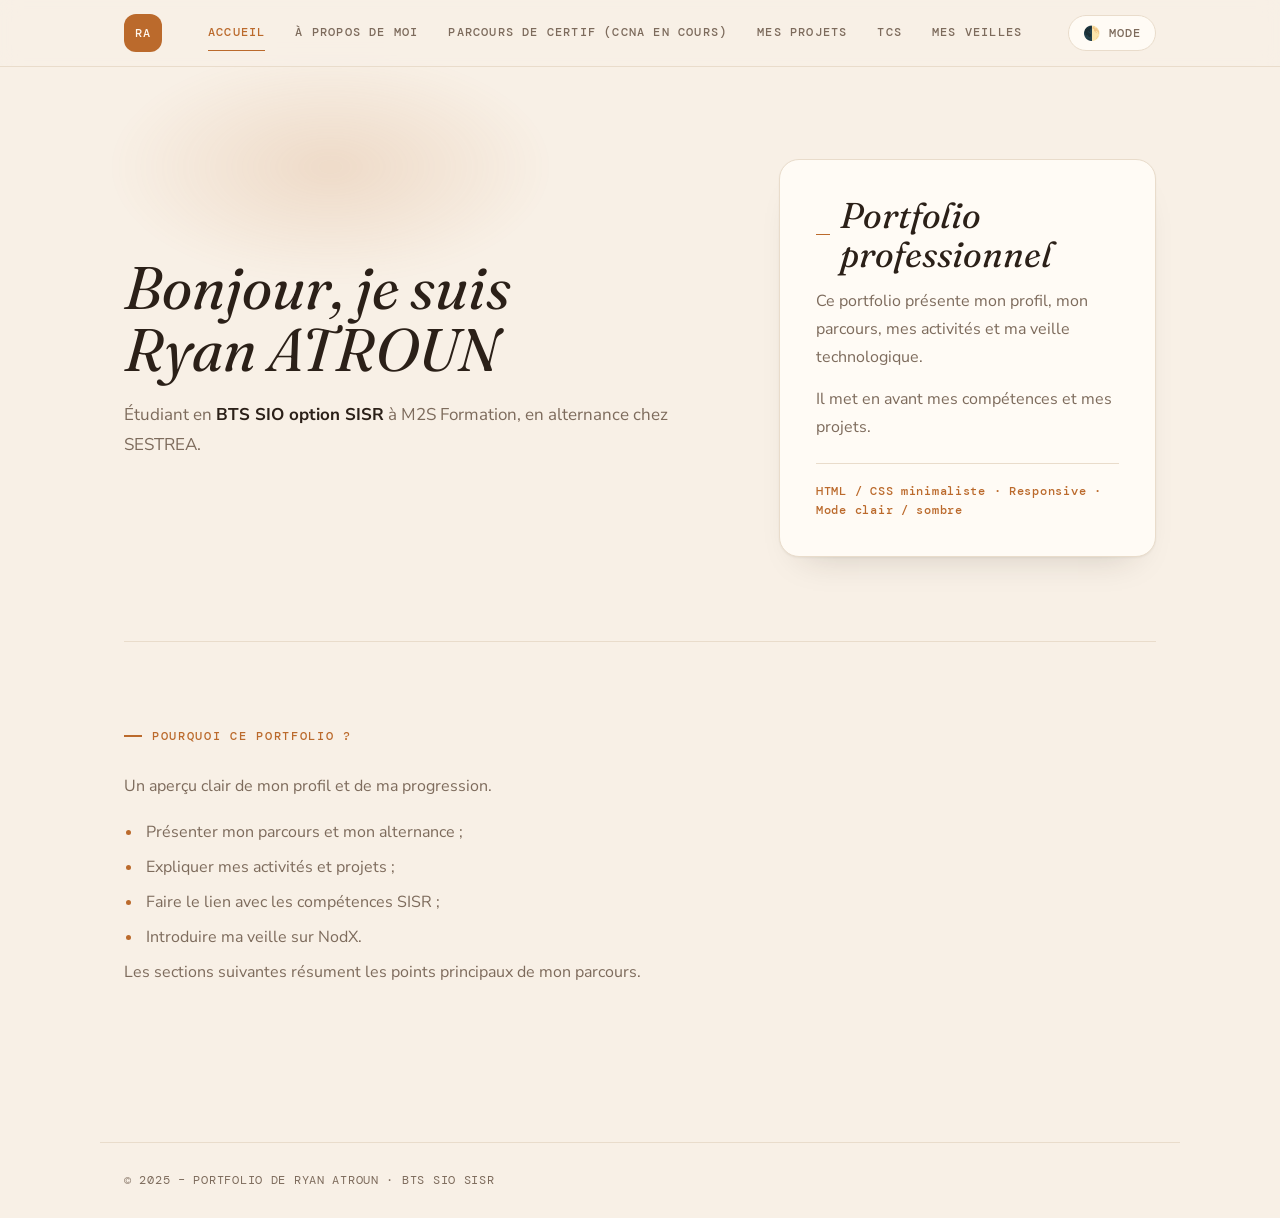
<file: index.html>
<!DOCTYPE html>
<html lang="fr">
<head>
  <meta charset="UTF-8">
  <title>Portfolio – Ryan ATROUN</title>
  <meta name="viewport" content="width=device-width, initial-scale=1">
  <link rel="stylesheet" href="assets/style.css">
</head>
<body>
  <header class="site-header">
    <div class="logo" aria-label="Logo Ryan">RA</div>
    <nav class="main-nav" aria-label="Navigation principale">
      <a href="index.html" class="active">Accueil</a>
      <a href="apropos.html">À propos de moi</a>
      <a href="parcours.html">Parcours de certif (CCNA en cours)</a>
      <a href="projets-entreprise.html">Mes projets</a>
      <a href="tcs.html">TCS</a>
      <a href="veille.html">Mes veilles</a>
    </nav>
    <button id="theme-toggle" type="button" aria-label="Basculer le thème">
      <span class="icon">🌓</span>
      <span>Mode</span>
    </button>
  </header>

  <main class="page">
    <section class="hero">
      <div class="hero-text">
        <h1>Bonjour, je suis Ryan ATROUN</h1>
        <p class="lead">
          Étudiant en <strong>BTS SIO option SISR</strong> à M2S Formation,
          en alternance chez SESTREA.
        </p>
      </div>

      <aside class="hero-card" aria-label="Résumé rapide">
        <h2>Portfolio professionnel</h2>
        <p>
          Ce portfolio présente mon profil, mon parcours, mes activités
          et ma veille technologique.
        </p>
        <p>
          Il met en avant mes compétences et mes projets.
        </p>
        <small>HTML / CSS minimaliste · Responsive · Mode clair / sombre</small>
      </aside>
    </section>

    <section aria-labelledby="objectif">
      <h2 id="objectif">Pourquoi ce portfolio&nbsp;?</h2>
      <p>
        Un aperçu clair de mon profil et de ma progression.
      </p>
      <ul>
        <li>Présenter mon parcours et mon alternance ;</li>
        <li>Expliquer mes activités et projets ;</li>
        <li>Faire le lien avec les compétences SISR ;</li>
        <li>Introduire ma veille sur NodX.</li>
      </ul>
      <p>
        Les sections suivantes résument les points principaux de mon parcours.
      </p>
    </section>
  </main>

  <footer class="site-footer">
    © 2025 – Portfolio de Ryan ATROUN · BTS SIO SISR
  </footer>

  <script src="assets/script.js"></script>
</body>
</html>
</file>
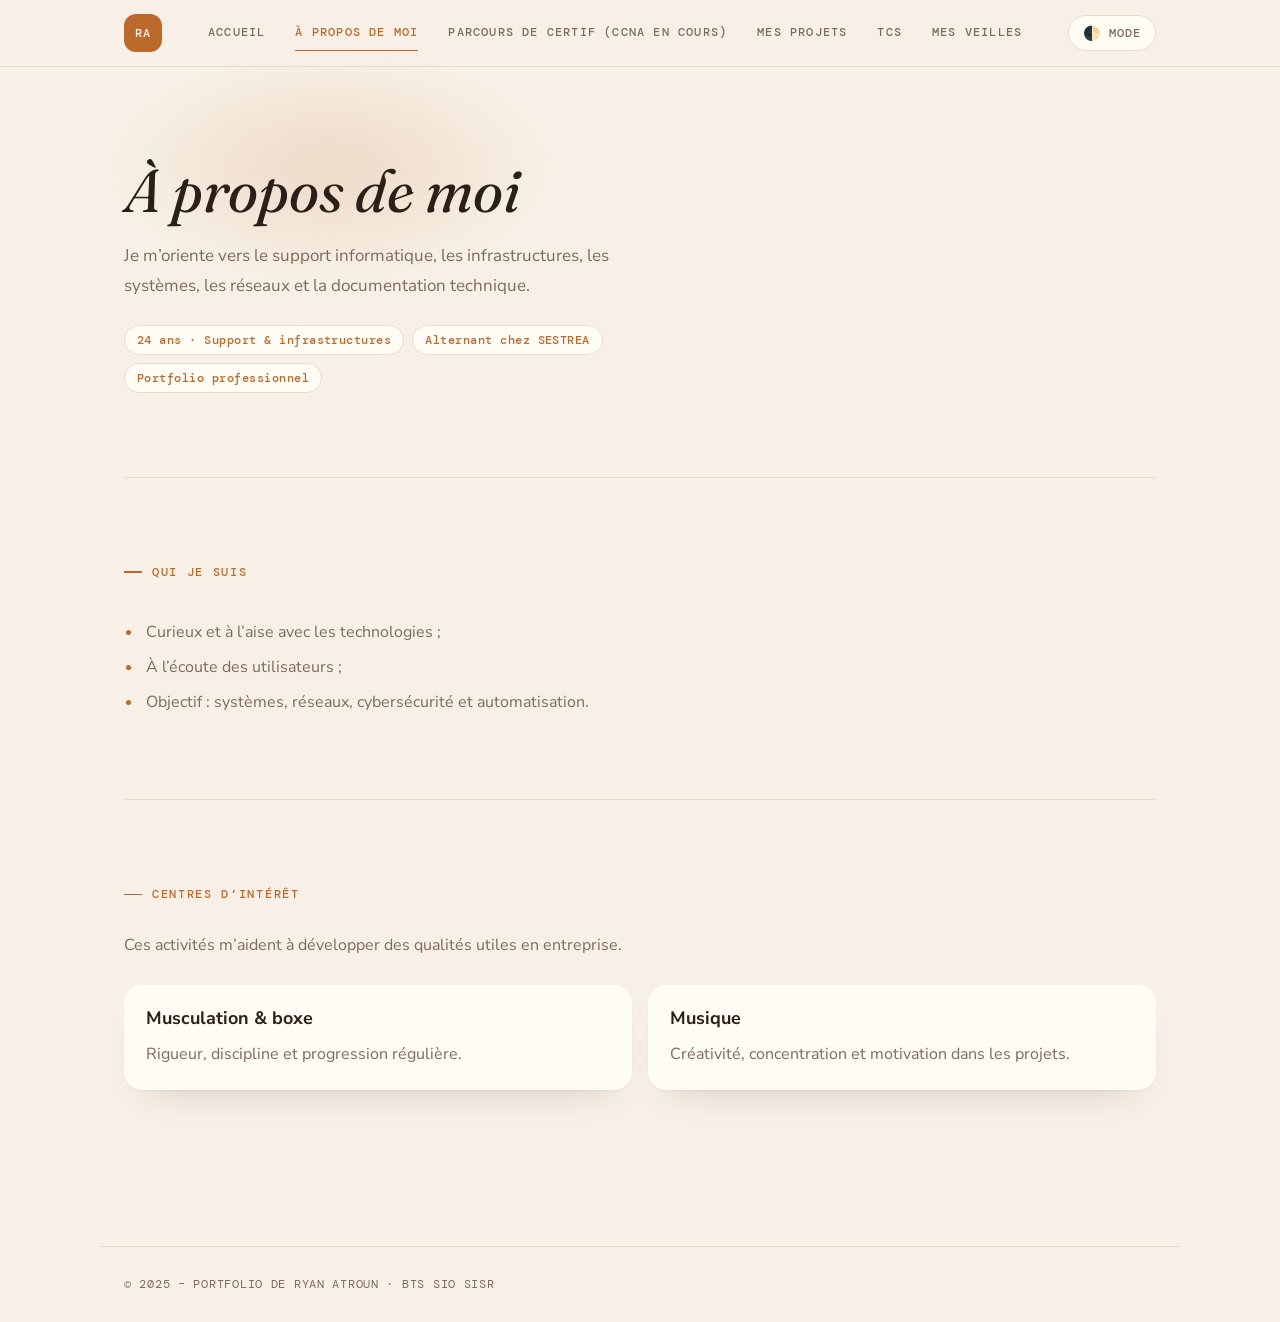
<file: apropos.html>
<!DOCTYPE html>
<html lang="fr">
<head>
  <meta charset="UTF-8">
  <title>À propos de moi – Portfolio Ryan ATROUN</title>
  <meta name="viewport" content="width=device-width, initial-scale=1">
  <link rel="stylesheet" href="assets/style.css">
</head>
<body>
  <header class="site-header">
    <div class="logo" aria-label="Logo Ryan">RA</div>
    <nav class="main-nav" aria-label="Navigation principale">
      <a href="index.html">Accueil</a>
      <a href="apropos.html" class="active">À propos de moi</a>
      <a href="parcours.html">Parcours de certif (CCNA en cours)</a>
      <a href="projets-entreprise.html">Mes projets</a>
      <a href="tcs.html">TCS</a>
      <a href="veille.html">Mes veilles</a>
    </nav>
    <button id="theme-toggle" type="button" aria-label="Basculer le thème">
      <span class="icon">🌓</span>
      <span>Mode</span>
    </button>
  </header>

  <main class="page">
    <section class="hero">
      <div class="hero-text">
        <h1>À propos de moi</h1>
        <p class="lead">
          Je m&rsquo;oriente vers le support informatique, les infrastructures, les systèmes,
          les réseaux et la documentation technique.
        </p>
        <div class="hero-meta">
          <span class="hero-tag">24 ans · Support &amp; infrastructures</span>
          <span class="hero-tag">Alternant chez SESTREA</span>
          <span class="hero-tag">Portfolio professionnel</span>
        </div>
      </div>
    </section>

    <section aria-labelledby="apropos">
      <h2 id="apropos">Qui je suis</h2>
      <ul>
        <li>Curieux et à l&rsquo;aise avec les technologies ;</li>
        <li>À l&rsquo;écoute des utilisateurs ;</li>
        <li>Objectif&nbsp;: systèmes, réseaux, cybersécurité et automatisation.</li>
      </ul>
    </section>

    <section aria-labelledby="centres-interet">
      <h2 id="centres-interet">Centres d&rsquo;intérêt</h2>
      <p>
        Ces activités m&rsquo;aident à développer des qualités utiles en entreprise.
      </p>
      <div class="card-grid">
        <article class="card">
          <h3>Musculation &amp; boxe</h3>
          <p>
            Rigueur, discipline et progression régulière.
          </p>
        </article>
        <article class="card">
          <h3>Musique</h3>
          <p>
            Créativité, concentration et motivation dans les projets.
          </p>
        </article>
      </div>
    </section>
  </main>

  <footer class="site-footer">
    © 2025 – Portfolio de Ryan ATROUN · BTS SIO SISR
  </footer>

  <script src="assets/script.js"></script>
</body>
</html>
</file>
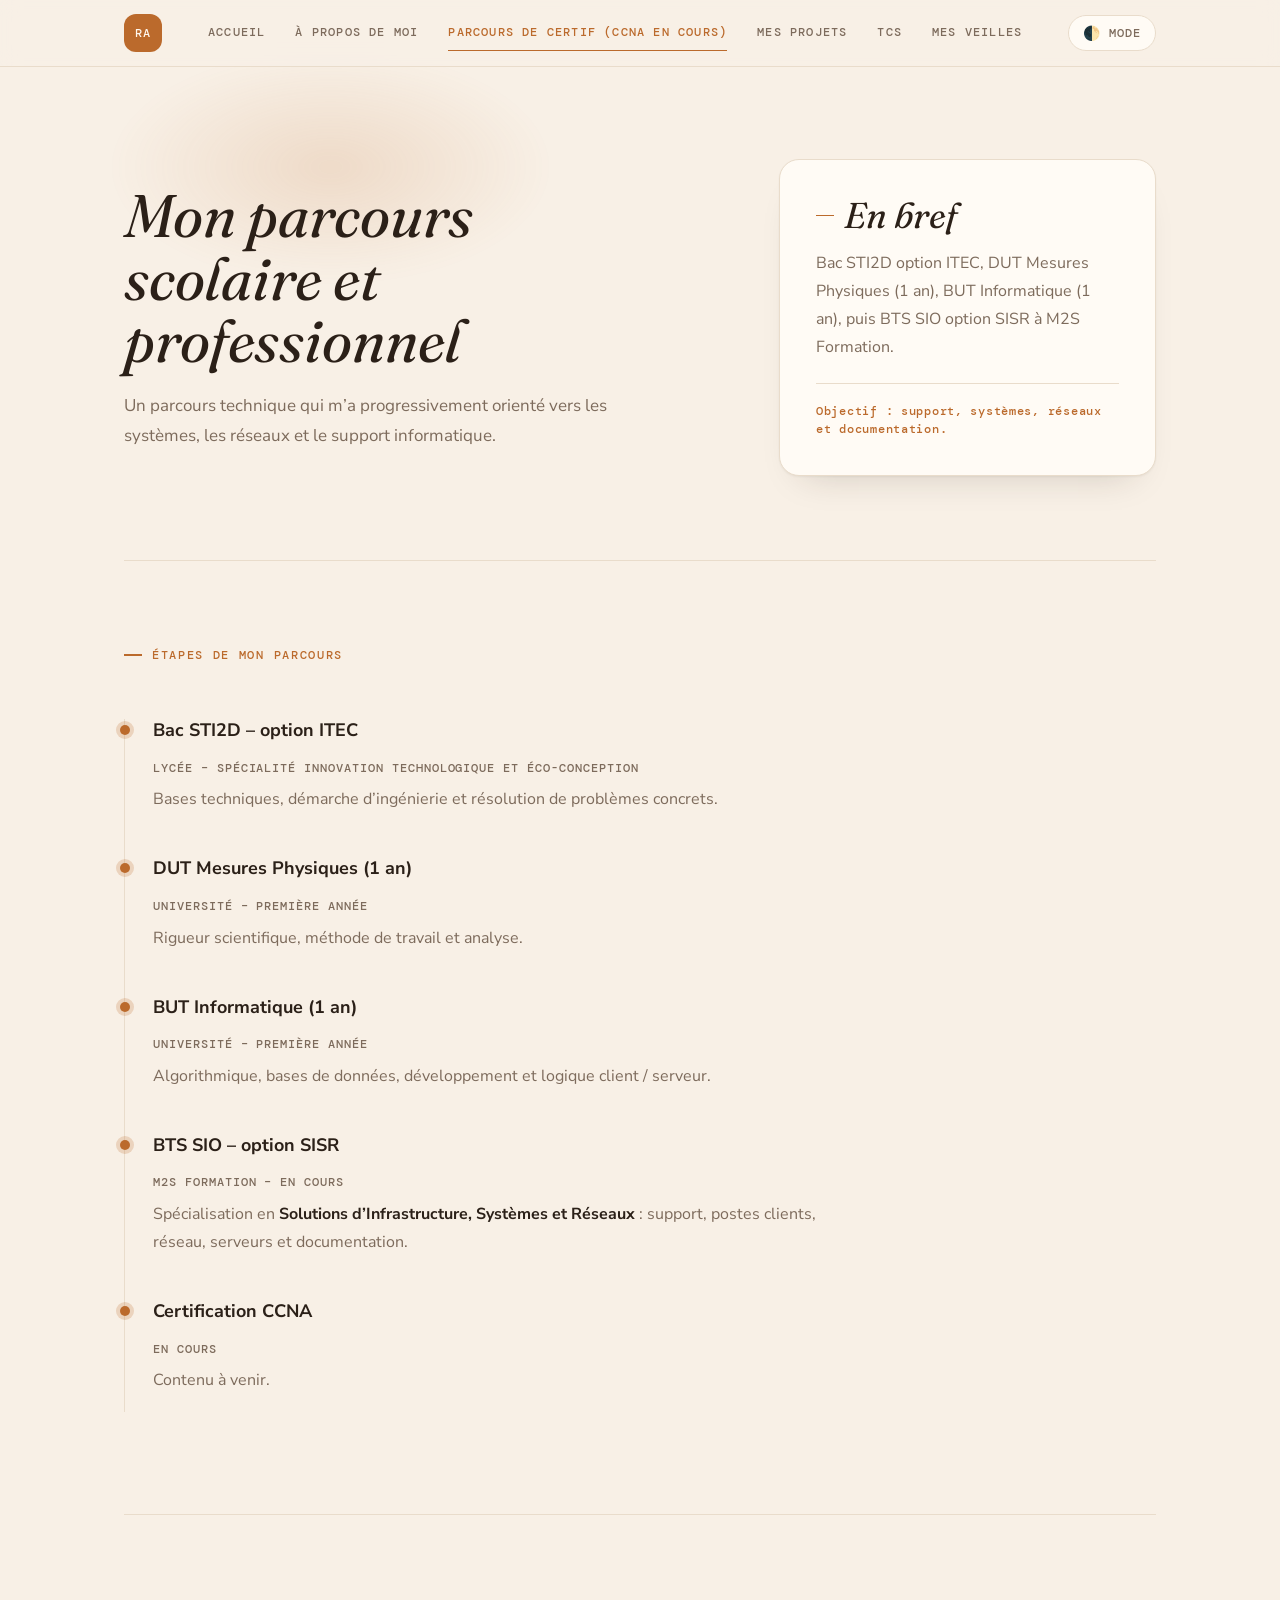
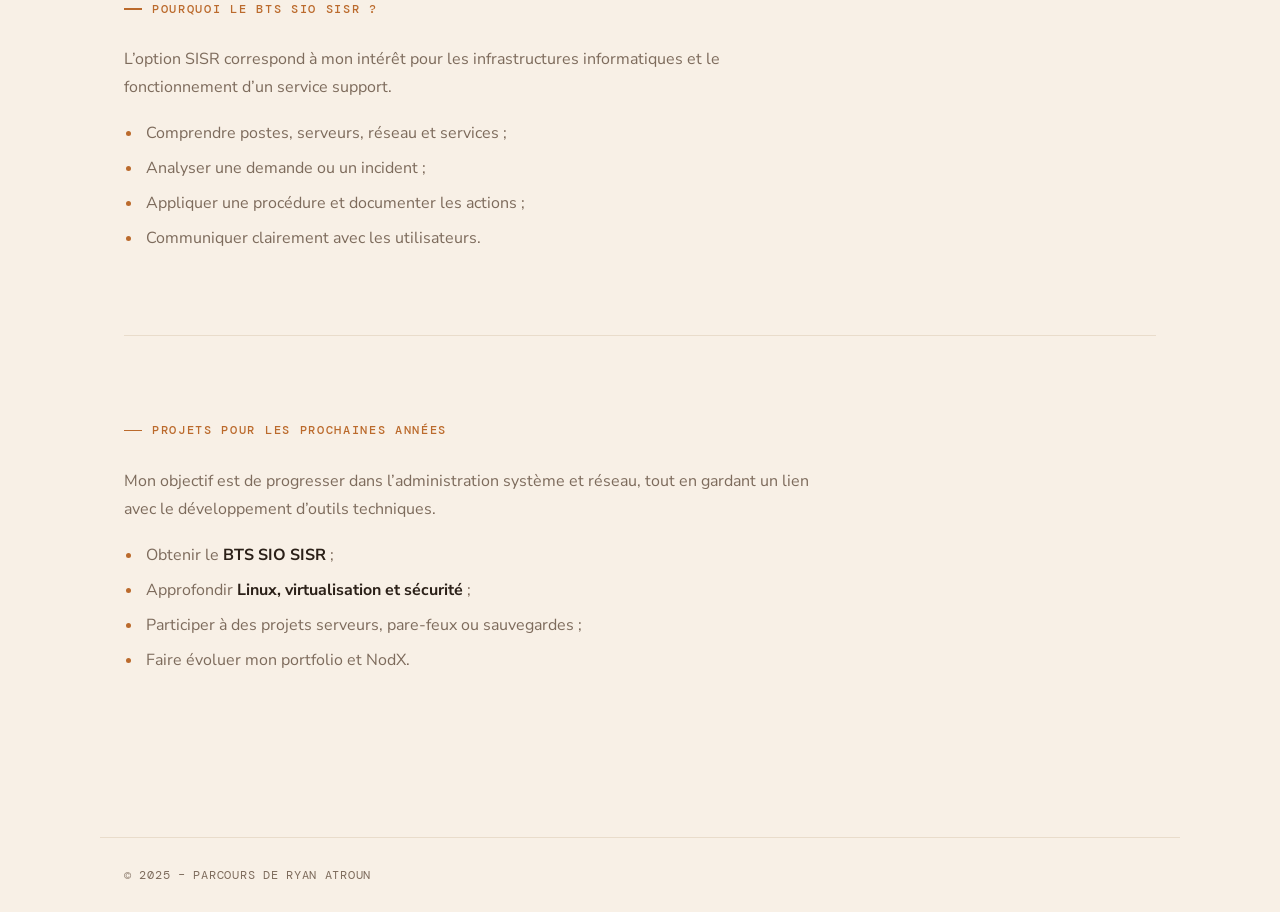
<file: parcours.html>
<!DOCTYPE html>
<html lang="fr">
<head>
  <meta charset="UTF-8">
  <title>Parcours de certif – Portfolio Ryan ATROUN</title>
  <meta name="viewport" content="width=device-width, initial-scale=1">
  <link rel="stylesheet" href="assets/style.css">
</head>
<body>
  <header class="site-header">
    <div class="logo" aria-label="Logo Ryan">RA</div>
    <nav class="main-nav" aria-label="Navigation principale">
      <a href="index.html">Accueil</a>
      <a href="apropos.html">À propos de moi</a>
      <a href="parcours.html" class="active">Parcours de certif (CCNA en cours)</a>
      <a href="projets-entreprise.html">Mes projets</a>
      <a href="tcs.html">TCS</a>
      <a href="veille.html">Mes veilles</a>
    </nav>
    <button id="theme-toggle" type="button" aria-label="Basculer le thème">
      <span class="icon">🌓</span>
      <span>Mode</span>
    </button>
  </header>

  <main class="page">
    <section class="hero">
      <div class="hero-text">
        <h1>Mon parcours scolaire et professionnel</h1>
        <p class="lead">
          Un parcours technique qui m&rsquo;a progressivement orienté vers les systèmes,
          les réseaux et le support informatique.
        </p>
      </div>
      <div class="hero-card">
        <h2>En bref</h2>
        <p>
          Bac STI2D option ITEC, DUT Mesures Physiques (1 an), BUT Informatique (1 an),
          puis BTS SIO option SISR à M2S Formation.
        </p>
        <small>Objectif&nbsp;: support, systèmes, réseaux et documentation.</small>
      </div>
    </section>

    <section aria-labelledby="timeline">
      <h2 id="timeline">Étapes de mon parcours</h2>
      <div class="timeline">
        <div class="timeline-item">
          <h3>Bac STI2D – option ITEC</h3>
          <span class="year">Lycée – spécialité Innovation Technologique et Éco-Conception</span>
          <p>
            Bases techniques, démarche d&rsquo;ingénierie et résolution de problèmes concrets.
          </p>
        </div>
        <div class="timeline-item">
          <h3>DUT Mesures Physiques (1 an)</h3>
          <span class="year">Université – première année</span>
          <p>
            Rigueur scientifique, méthode de travail et analyse.
          </p>
        </div>
        <div class="timeline-item">
          <h3>BUT Informatique (1 an)</h3>
          <span class="year">Université – première année</span>
          <p>
            Algorithmique, bases de données, développement et logique client / serveur.
          </p>
        </div>
        <div class="timeline-item">
          <h3>BTS SIO – option SISR</h3>
          <span class="year">M2S Formation – en cours</span>
          <p>
            Spécialisation en <strong>Solutions d&rsquo;Infrastructure, Systèmes et Réseaux</strong> :
            support, postes clients, réseau, serveurs et documentation.
          </p>
        </div>
        <div class="timeline-item">
          <h3>Certification CCNA</h3>
          <span class="year">En cours</span>
          <p>
            Contenu à venir.
          </p>
        </div>
      </div>
    </section>

    <section aria-labelledby="choix-sisr">
      <h2 id="choix-sisr">Pourquoi le BTS SIO SISR&nbsp;?</h2>
      <p>
        L&rsquo;option SISR correspond à mon intérêt pour les infrastructures informatiques
        et le fonctionnement d&rsquo;un service support.
      </p>
      <ul>
        <li>Comprendre postes, serveurs, réseau et services ;</li>
        <li>Analyser une demande ou un incident ;</li>
        <li>Appliquer une procédure et documenter les actions ;</li>
        <li>Communiquer clairement avec les utilisateurs.</li>
      </ul>
    </section>

    <section aria-labelledby="projets">
      <h2 id="projets">Projets pour les prochaines années</h2>
      <p>
        Mon objectif est de progresser dans l&rsquo;administration système et réseau,
        tout en gardant un lien avec le développement d&rsquo;outils techniques.
      </p>
      <ul>
        <li>Obtenir le <strong>BTS SIO SISR</strong> ;</li>
        <li>Approfondir <strong>Linux, virtualisation et sécurité</strong> ;</li>
        <li>Participer à des projets serveurs, pare-feux ou sauvegardes ;</li>
        <li>Faire évoluer mon portfolio et NodX.</li>
      </ul>
    </section>
  </main>

  <footer class="site-footer">
    © 2025 – Parcours de Ryan ATROUN
  </footer>

  <script src="assets/script.js"></script>
</body>
</html>
</file>
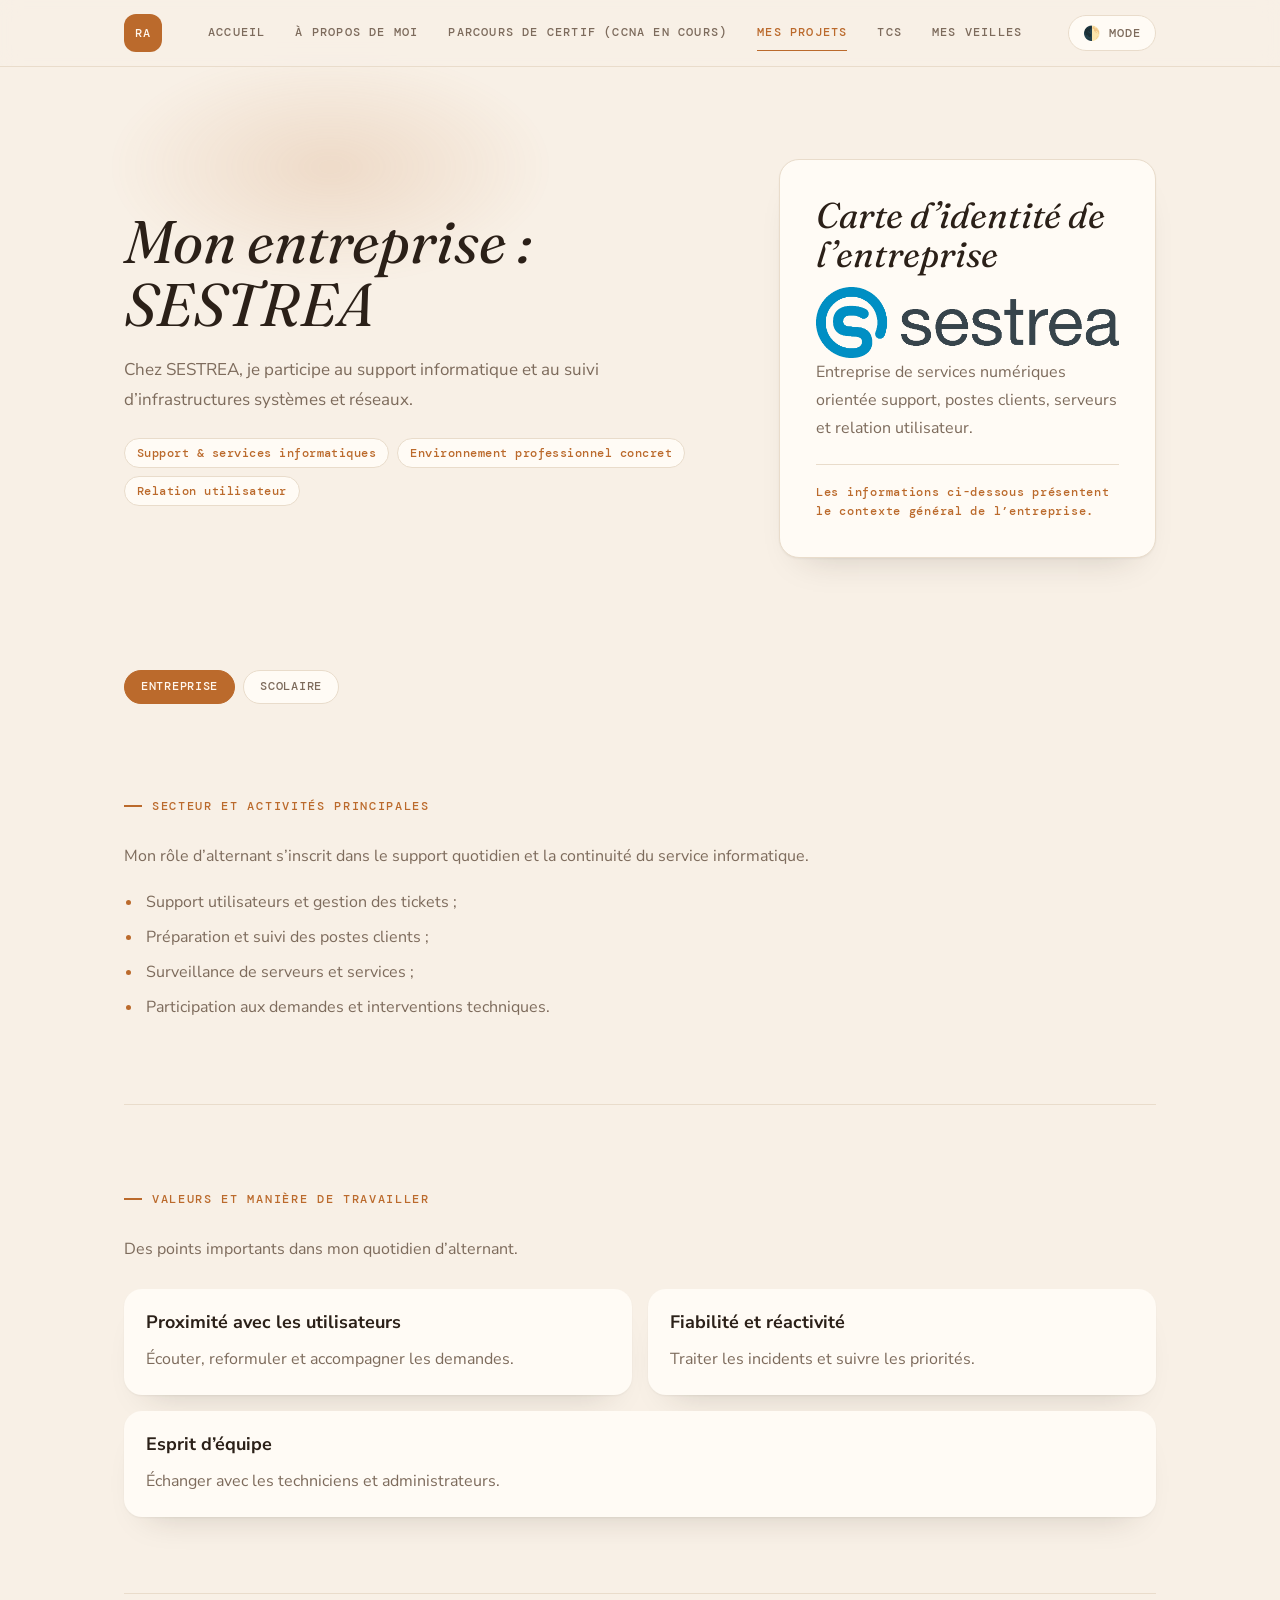
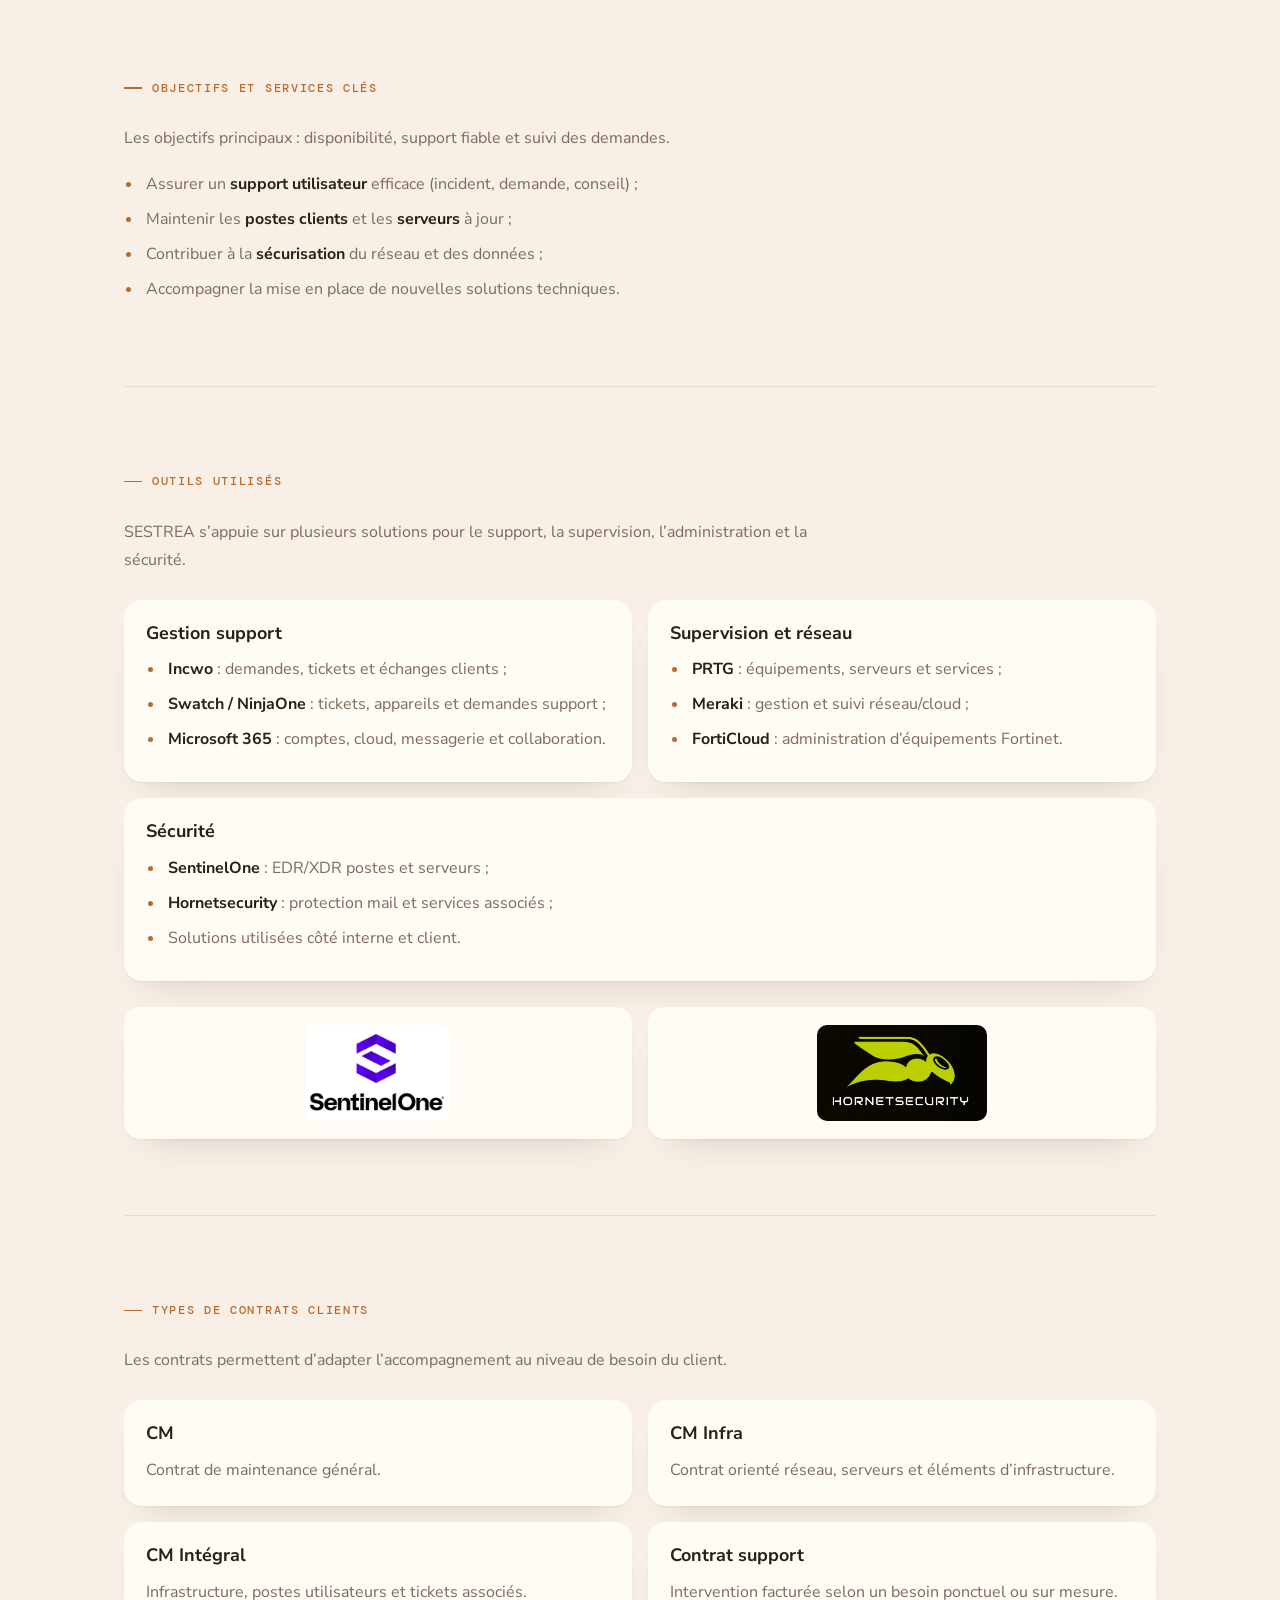
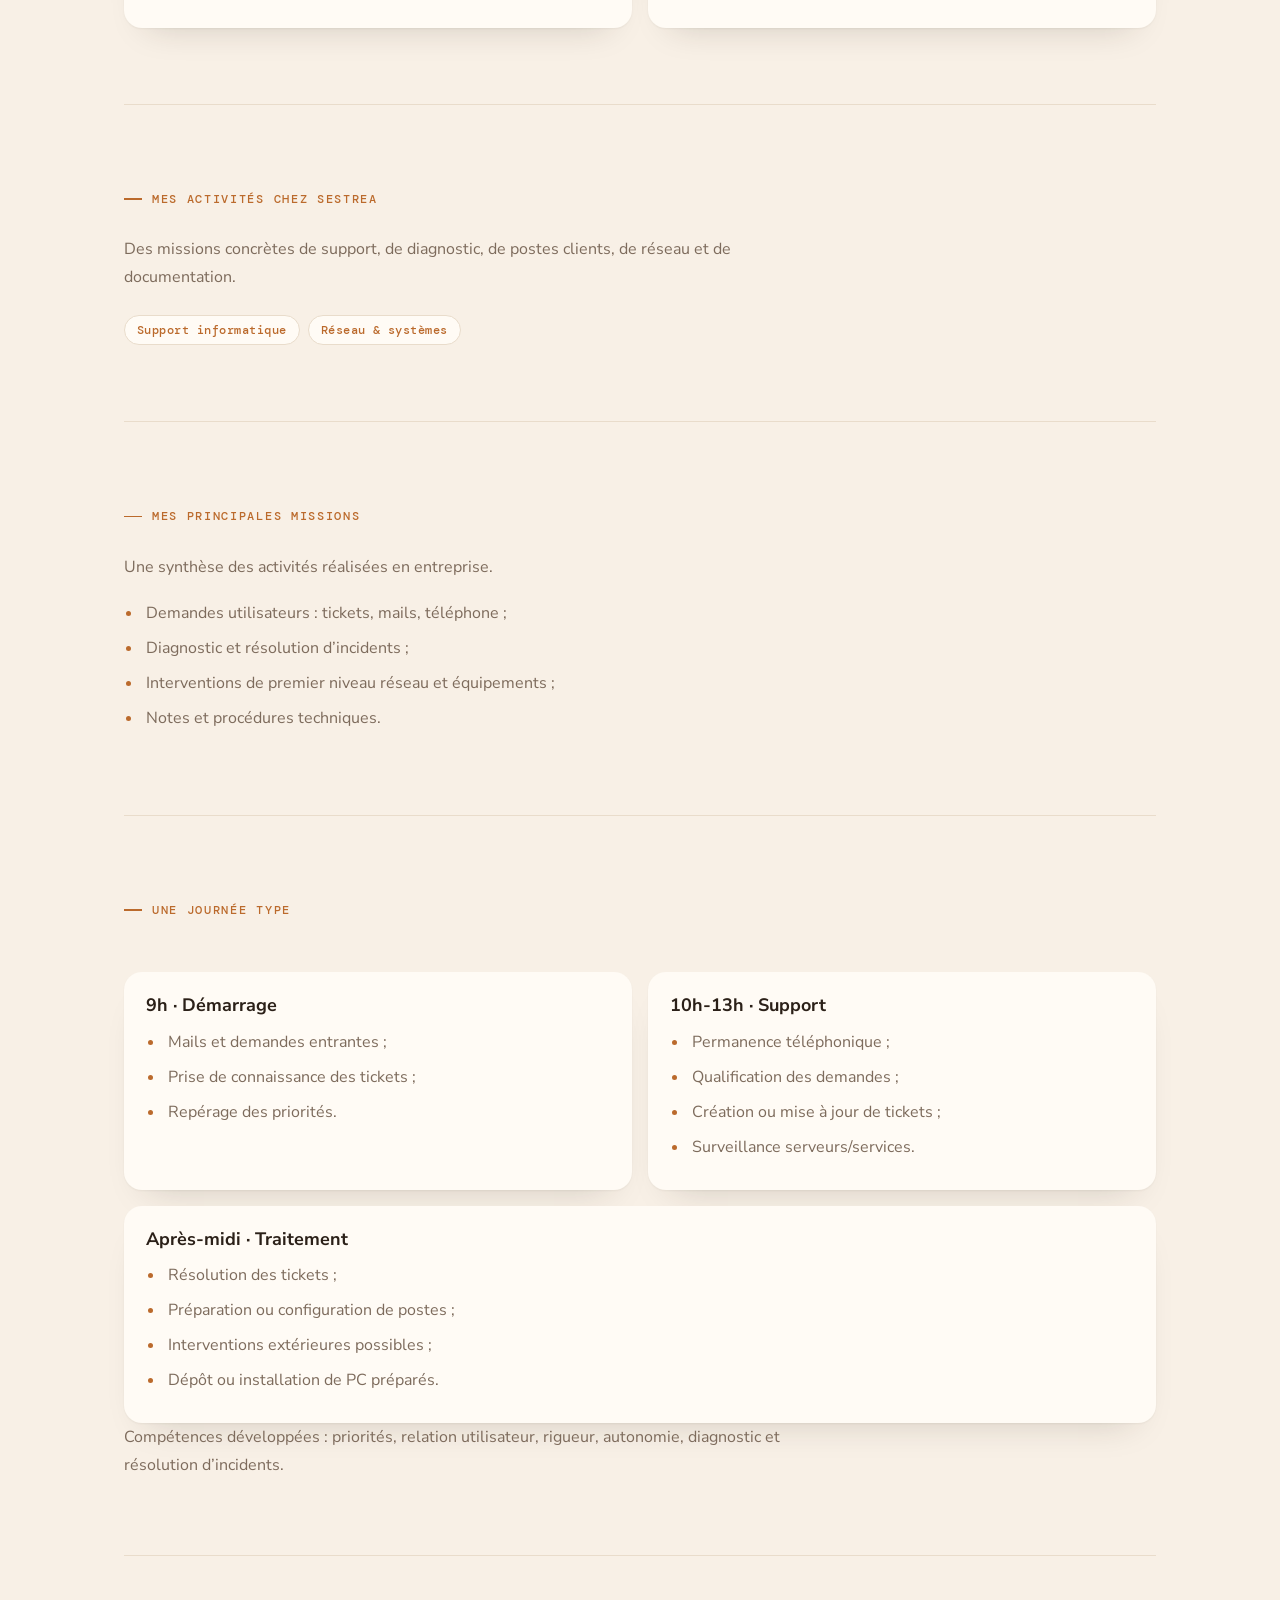
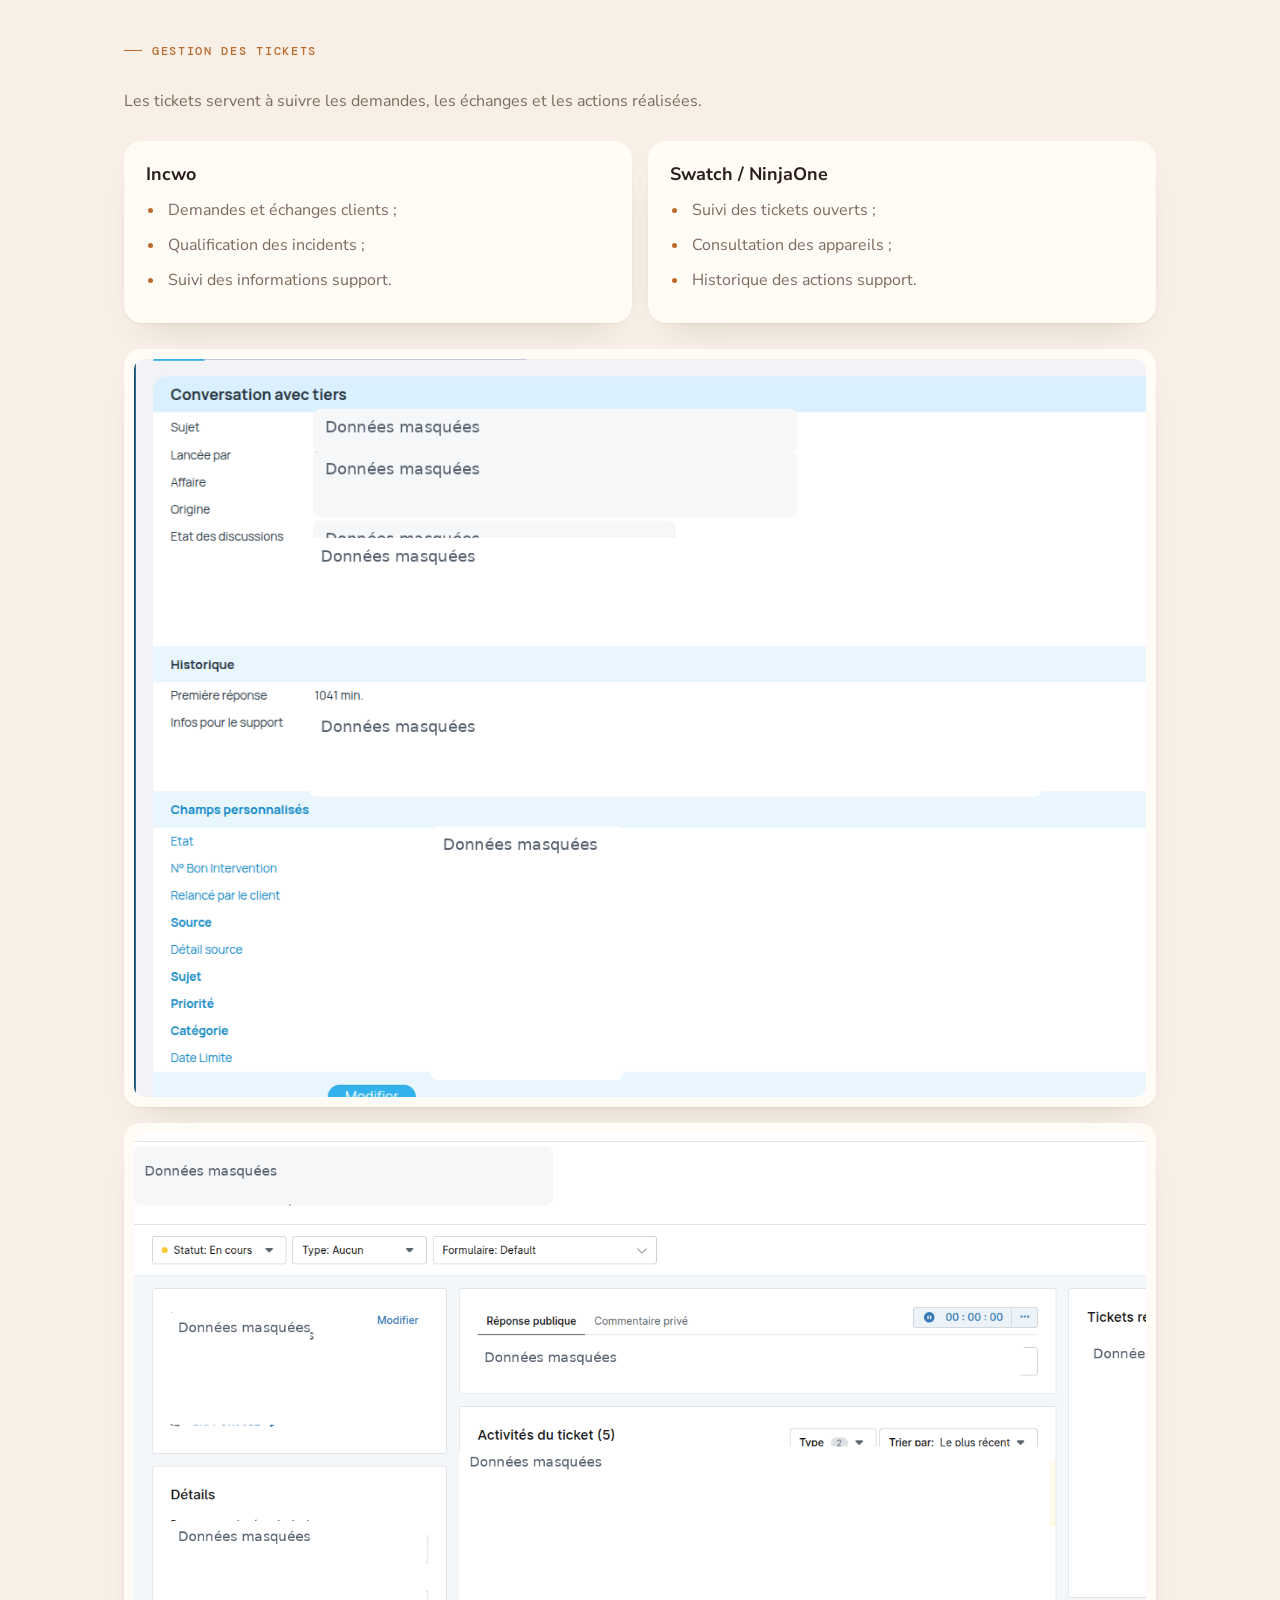
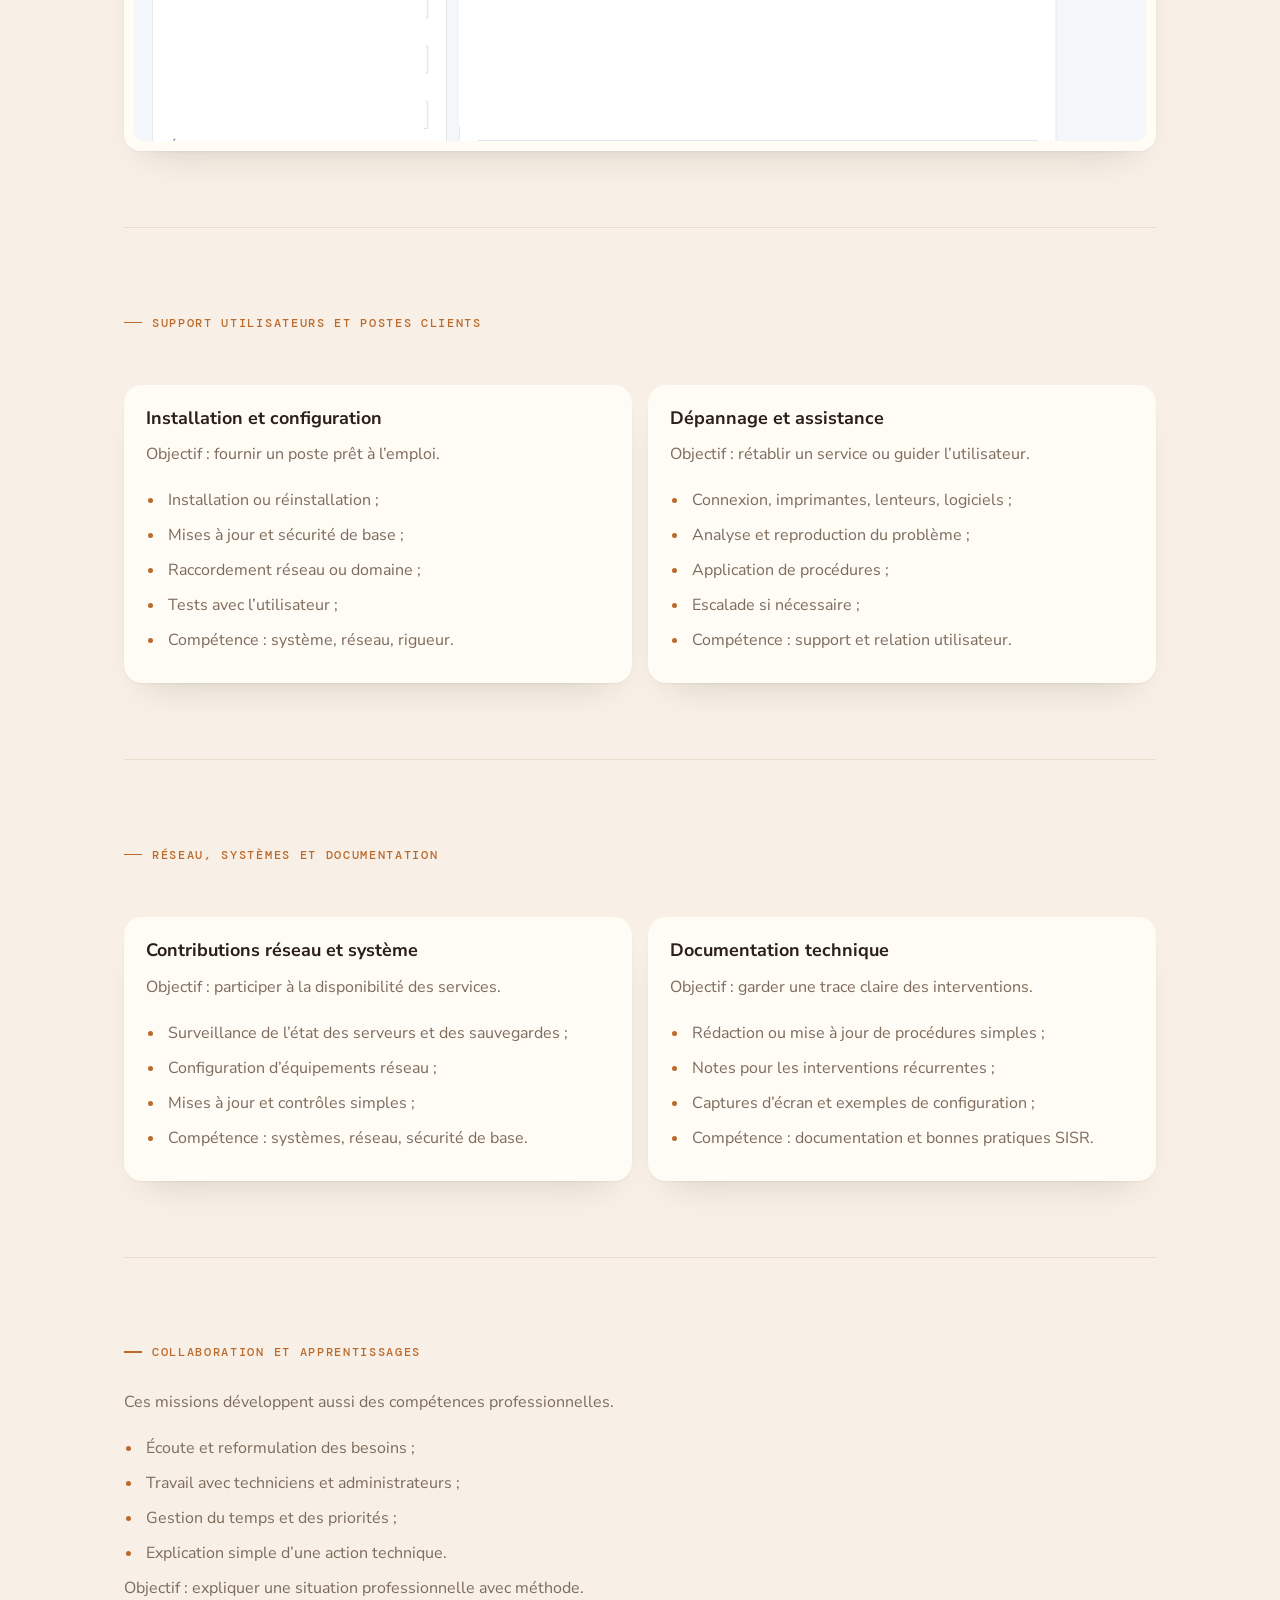
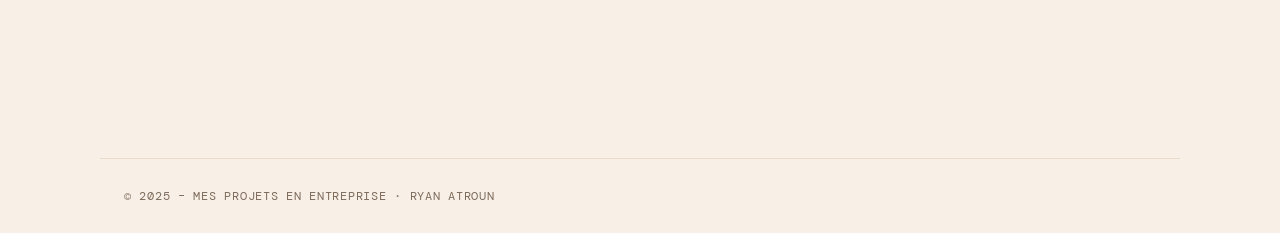
<file: projets-entreprise.html>
<!DOCTYPE html>
<html lang="fr">
<head>
  <meta charset="UTF-8">
  <title>Mes projets – Entreprise · Portfolio Ryan ATROUN</title>
  <meta name="viewport" content="width=device-width, initial-scale=1">
  <link rel="stylesheet" href="assets/style.css">
</head>
<body>
  <header class="site-header">
    <div class="logo" aria-label="Logo Ryan">RA</div>
    <nav class="main-nav" aria-label="Navigation principale">
      <a href="index.html">Accueil</a>
      <a href="apropos.html">À propos de moi</a>
      <a href="parcours.html">Parcours de certif (CCNA en cours)</a>
      <a href="projets-entreprise.html" class="active">Mes projets</a>
      <a href="tcs.html">TCS</a>
      <a href="veille.html">Mes veilles</a>
    </nav>
    <button id="theme-toggle" type="button" aria-label="Basculer le thème">
      <span class="icon">🌓</span>
      <span>Mode</span>
    </button>
  </header>

  <main class="page">
    <header class="hero">
      <div class="hero-text">
        <h1>Mon entreprise&nbsp;: SESTREA</h1>
        <p class="lead">
          Chez SESTREA, je participe au support informatique et au suivi
          d&rsquo;infrastructures systèmes et réseaux.
        </p>
        <div class="hero-meta">
          <span class="hero-tag">Support &amp; services informatiques</span>
          <span class="hero-tag">Environnement professionnel concret</span>
          <span class="hero-tag">Relation utilisateur</span>
        </div>
      </div>
      <div class="hero-card">
        <h2>Carte d&rsquo;identité de l&rsquo;entreprise</h2>
        <img
          class="tool-logo"
          src="assets/img/sestrea.png"
          alt="Logo de SESTREA"
          onerror="this.hidden = true"
        >
        <p>
          Entreprise de services numériques orientée support, postes clients,
          serveurs et relation utilisateur.
        </p>
        <small>Les informations ci-dessous présentent le contexte général de l&rsquo;entreprise.</small>
      </div>
    </header>

    <nav class="subnav" aria-label="Sous-navigation projets">
      <a href="projets-entreprise.html" class="active">Entreprise</a>
      <a href="projets-scolaire.html">Scolaire</a>
    </nav>

    <section aria-labelledby="secteur">
      <h2 id="secteur">Secteur et activités principales</h2>
      <p>
        Mon rôle d&rsquo;alternant s&rsquo;inscrit dans le support quotidien et la continuité
        du service informatique.
      </p>
      <ul>
        <li>Support utilisateurs et gestion des tickets ;</li>
        <li>Préparation et suivi des postes clients ;</li>
        <li>Surveillance de serveurs et services ;</li>
        <li>Participation aux demandes et interventions techniques.</li>
      </ul>
    </section>

    <section aria-labelledby="valeurs">
      <h2 id="valeurs">Valeurs et manière de travailler</h2>
      <p>
        Des points importants dans mon quotidien d&rsquo;alternant.
      </p>
      <div class="card-grid">
        <article class="card">
          <h3>Proximité avec les utilisateurs</h3>
          <p>
            Écouter, reformuler et accompagner les demandes.
          </p>
        </article>
        <article class="card">
          <h3>Fiabilité et réactivité</h3>
          <p>
            Traiter les incidents et suivre les priorités.
          </p>
        </article>
        <article class="card">
          <h3>Esprit d&rsquo;équipe</h3>
          <p>
            Échanger avec les techniciens et administrateurs.
          </p>
        </article>
      </div>
    </section>

    <section aria-labelledby="objectifs">
      <h2 id="objectifs">Objectifs et services clés</h2>
      <p>
        Les objectifs principaux&nbsp;: disponibilité, support fiable et suivi des demandes.
      </p>
      <ul>
        <li>Assurer un <strong>support utilisateur</strong> efficace (incident, demande, conseil) ;</li>
        <li>Maintenir les <strong>postes clients</strong> et les <strong>serveurs</strong> à jour ;</li>
        <li>Contribuer à la <strong>sécurisation</strong> du réseau et des données ;</li>
        <li>Accompagner la mise en place de nouvelles solutions techniques.</li>
      </ul>
    </section>

    <section aria-labelledby="outils">
      <h2 id="outils">Outils utilisés</h2>
      <p>
        SESTREA s&rsquo;appuie sur plusieurs solutions pour le support, la supervision,
        l&rsquo;administration et la sécurité.
      </p>
      <div class="card-grid">
        <article class="card">
          <h3>Gestion support</h3>
          <ul>
            <li><strong>Incwo</strong>&nbsp;: demandes, tickets et échanges clients ;</li>
            <li><strong>Swatch / NinjaOne</strong>&nbsp;: tickets, appareils et demandes support ;</li>
            <li><strong>Microsoft 365</strong>&nbsp;: comptes, cloud, messagerie et collaboration.</li>
          </ul>
        </article>
        <article class="card">
          <h3>Supervision et réseau</h3>
          <ul>
            <li><strong>PRTG</strong>&nbsp;: équipements, serveurs et services ;</li>
            <li><strong>Meraki</strong>&nbsp;: gestion et suivi réseau/cloud ;</li>
            <li><strong>FortiCloud</strong>&nbsp;: administration d&rsquo;équipements Fortinet.</li>
          </ul>
        </article>
        <article class="card">
          <h3>Sécurité</h3>
          <ul>
            <li><strong>SentinelOne</strong>&nbsp;: EDR/XDR postes et serveurs ;</li>
            <li><strong>Hornetsecurity</strong>&nbsp;: protection mail et services associés ;</li>
            <li>Solutions utilisées côté interne et client.</li>
          </ul>
        </article>
      </div>
      <div class="image-grid">
        <figure class="media-card">
          <img
            class="tool-logo"
            src="assets/img/sentinelone.jpg"
            alt="Logo SentinelOne"
            onerror="this.closest('.media-card').hidden = true"
          >
        </figure>
        <figure class="media-card">
          <img
            class="tool-logo"
            src="assets/img/hornet_security.jpg"
            alt="Logo Hornetsecurity"
            onerror="this.closest('.media-card').hidden = true"
          >
        </figure>
      </div>
    </section>

    <section aria-labelledby="contrats">
      <h2 id="contrats">Types de contrats clients</h2>
      <p>
        Les contrats permettent d&rsquo;adapter l&rsquo;accompagnement au niveau de besoin du client.
      </p>
      <div class="card-grid">
        <article class="card">
          <h3>CM</h3>
          <p>Contrat de maintenance général.</p>
        </article>
        <article class="card">
          <h3>CM Infra</h3>
          <p>Contrat orienté réseau, serveurs et éléments d&rsquo;infrastructure.</p>
        </article>
        <article class="card">
          <h3>CM Intégral</h3>
          <p>Infrastructure, postes utilisateurs et tickets associés.</p>
        </article>
        <article class="card">
          <h3>Contrat support</h3>
          <p>Intervention facturée selon un besoin ponctuel ou sur mesure.</p>
        </article>
      </div>
    </section>

    <section aria-labelledby="activites-intro">
      <h2 id="activites-intro">Mes activités chez SESTREA</h2>
      <p>
        Des missions concrètes de support, de diagnostic, de postes clients,
        de réseau et de documentation.
      </p>
      <div class="hero-meta">
        <span class="hero-tag">Support informatique</span>
        <span class="hero-tag">Réseau &amp; systèmes</span>
      </div>
    </section>

    <section aria-labelledby="missions">
      <h2 id="missions">Mes principales missions</h2>
      <p>
        Une synthèse des activités réalisées en entreprise.
      </p>
      <ul>
        <li>Demandes utilisateurs&nbsp;: tickets, mails, téléphone ;</li>
        <li>Diagnostic et résolution d&rsquo;incidents ;</li>
        <li>Interventions de premier niveau réseau et équipements ;</li>
        <li>Notes et procédures techniques.</li>
      </ul>
    </section>

    <section aria-labelledby="journee-type">
      <h2 id="journee-type">Une journée type</h2>
      <div class="card-grid">
        <article class="card">
          <h3>9h · Démarrage</h3>
          <ul>
            <li>Mails et demandes entrantes ;</li>
            <li>Prise de connaissance des tickets ;</li>
            <li>Repérage des priorités.</li>
          </ul>
        </article>
        <article class="card">
          <h3>10h-13h · Support</h3>
          <ul>
            <li>Permanence téléphonique ;</li>
            <li>Qualification des demandes ;</li>
            <li>Création ou mise à jour de tickets ;</li>
            <li>Surveillance serveurs/services.</li>
          </ul>
        </article>
        <article class="card">
          <h3>Après-midi · Traitement</h3>
          <ul>
            <li>Résolution des tickets ;</li>
            <li>Préparation ou configuration de postes ;</li>
            <li>Interventions extérieures possibles ;</li>
            <li>Dépôt ou installation de PC préparés.</li>
          </ul>
        </article>
      </div>
      <p>
        Compétences développées&nbsp;: priorités, relation utilisateur, rigueur,
        autonomie, diagnostic et résolution d&rsquo;incidents.
      </p>
    </section>

    <section aria-labelledby="tickets">
      <h2 id="tickets">Gestion des tickets</h2>
      <p>
        Les tickets servent à suivre les demandes, les échanges et les actions réalisées.
      </p>
      <div class="card-grid">
        <article class="card">
          <h3>Incwo</h3>
          <ul>
            <li>Demandes et échanges clients ;</li>
            <li>Qualification des incidents ;</li>
            <li>Suivi des informations support.</li>
          </ul>
        </article>
        <article class="card">
          <h3>Swatch / NinjaOne</h3>
          <ul>
            <li>Suivi des tickets ouverts ;</li>
            <li>Consultation des appareils ;</li>
            <li>Historique des actions support.</li>
          </ul>
        </article>
      </div>
      <div class="image-grid screenshot-grid">
        <figure class="media-card">
          <img
            class="screenshot-preview"
            src="assets/img/Ticket Incwo.png"
            alt="Capture anonymisée d'un ticket dans Incwo"
          >
        </figure>
        <figure class="media-card">
          <img
            class="screenshot-preview"
            src="assets/img/Ticket Swatch.png"
            alt="Capture anonymisée d'un ticket dans Swatch / NinjaOne"
          >
        </figure>
      </div>
    </section>

    <section aria-labelledby="support">
      <h2 id="support">Support utilisateurs et postes clients</h2>
      <div class="card-grid">
        <article class="card">
          <h3>Installation et configuration</h3>
          <p>
            Objectif&nbsp;: fournir un poste prêt à l&rsquo;emploi.
          </p>
          <ul>
            <li>Installation ou réinstallation ;</li>
            <li>Mises à jour et sécurité de base ;</li>
            <li>Raccordement réseau ou domaine ;</li>
            <li>Tests avec l&rsquo;utilisateur ;</li>
            <li>Compétence&nbsp;: système, réseau, rigueur.</li>
          </ul>
        </article>
        <article class="card">
          <h3>Dépannage et assistance</h3>
          <p>
            Objectif&nbsp;: rétablir un service ou guider l&rsquo;utilisateur.
          </p>
          <ul>
            <li>Connexion, imprimantes, lenteurs, logiciels ;</li>
            <li>Analyse et reproduction du problème ;</li>
            <li>Application de procédures ;</li>
            <li>Escalade si nécessaire ;</li>
            <li>Compétence&nbsp;: support et relation utilisateur.</li>
          </ul>
        </article>
      </div>
    </section>

    <section aria-labelledby="infra">
      <h2 id="infra">Réseau, systèmes et documentation</h2>
      <div class="card-grid">
        <article class="card">
          <h3>Contributions réseau et système</h3>
          <p>
            Objectif&nbsp;: participer à la disponibilité des services.
          </p>
          <ul>
            <li>Surveillance de l&rsquo;état des serveurs et des sauvegardes ;</li>
            <li>Configuration d&rsquo;équipements réseau ;</li>
            <li>Mises à jour et contrôles simples ;</li>
            <li>Compétence&nbsp;: systèmes, réseau, sécurité de base.</li>
          </ul>
        </article>
        <article class="card">
          <h3>Documentation technique</h3>
          <p>
            Objectif&nbsp;: garder une trace claire des interventions.
          </p>
          <ul>
            <li>Rédaction ou mise à jour de procédures simples ;</li>
            <li>Notes pour les interventions récurrentes ;</li>
            <li>Captures d&rsquo;écran et exemples de configuration ;</li>
            <li>Compétence&nbsp;: documentation et bonnes pratiques SISR.</li>
          </ul>
        </article>
      </div>
    </section>

    <section aria-labelledby="collaboration">
      <h2 id="collaboration">Collaboration et apprentissages</h2>
      <p>
        Ces missions développent aussi des compétences professionnelles.
      </p>
      <ul>
        <li>Écoute et reformulation des besoins ;</li>
        <li>Travail avec techniciens et administrateurs ;</li>
        <li>Gestion du temps et des priorités ;</li>
        <li>Explication simple d&rsquo;une action technique.</li>
      </ul>
      <p>
        Objectif&nbsp;: expliquer une situation professionnelle avec méthode.
      </p>
    </section>
  </main>

  <footer class="site-footer">
    © 2025 – Mes projets en entreprise · Ryan ATROUN
  </footer>

  <script src="assets/script.js"></script>
</body>
</html>
</file>
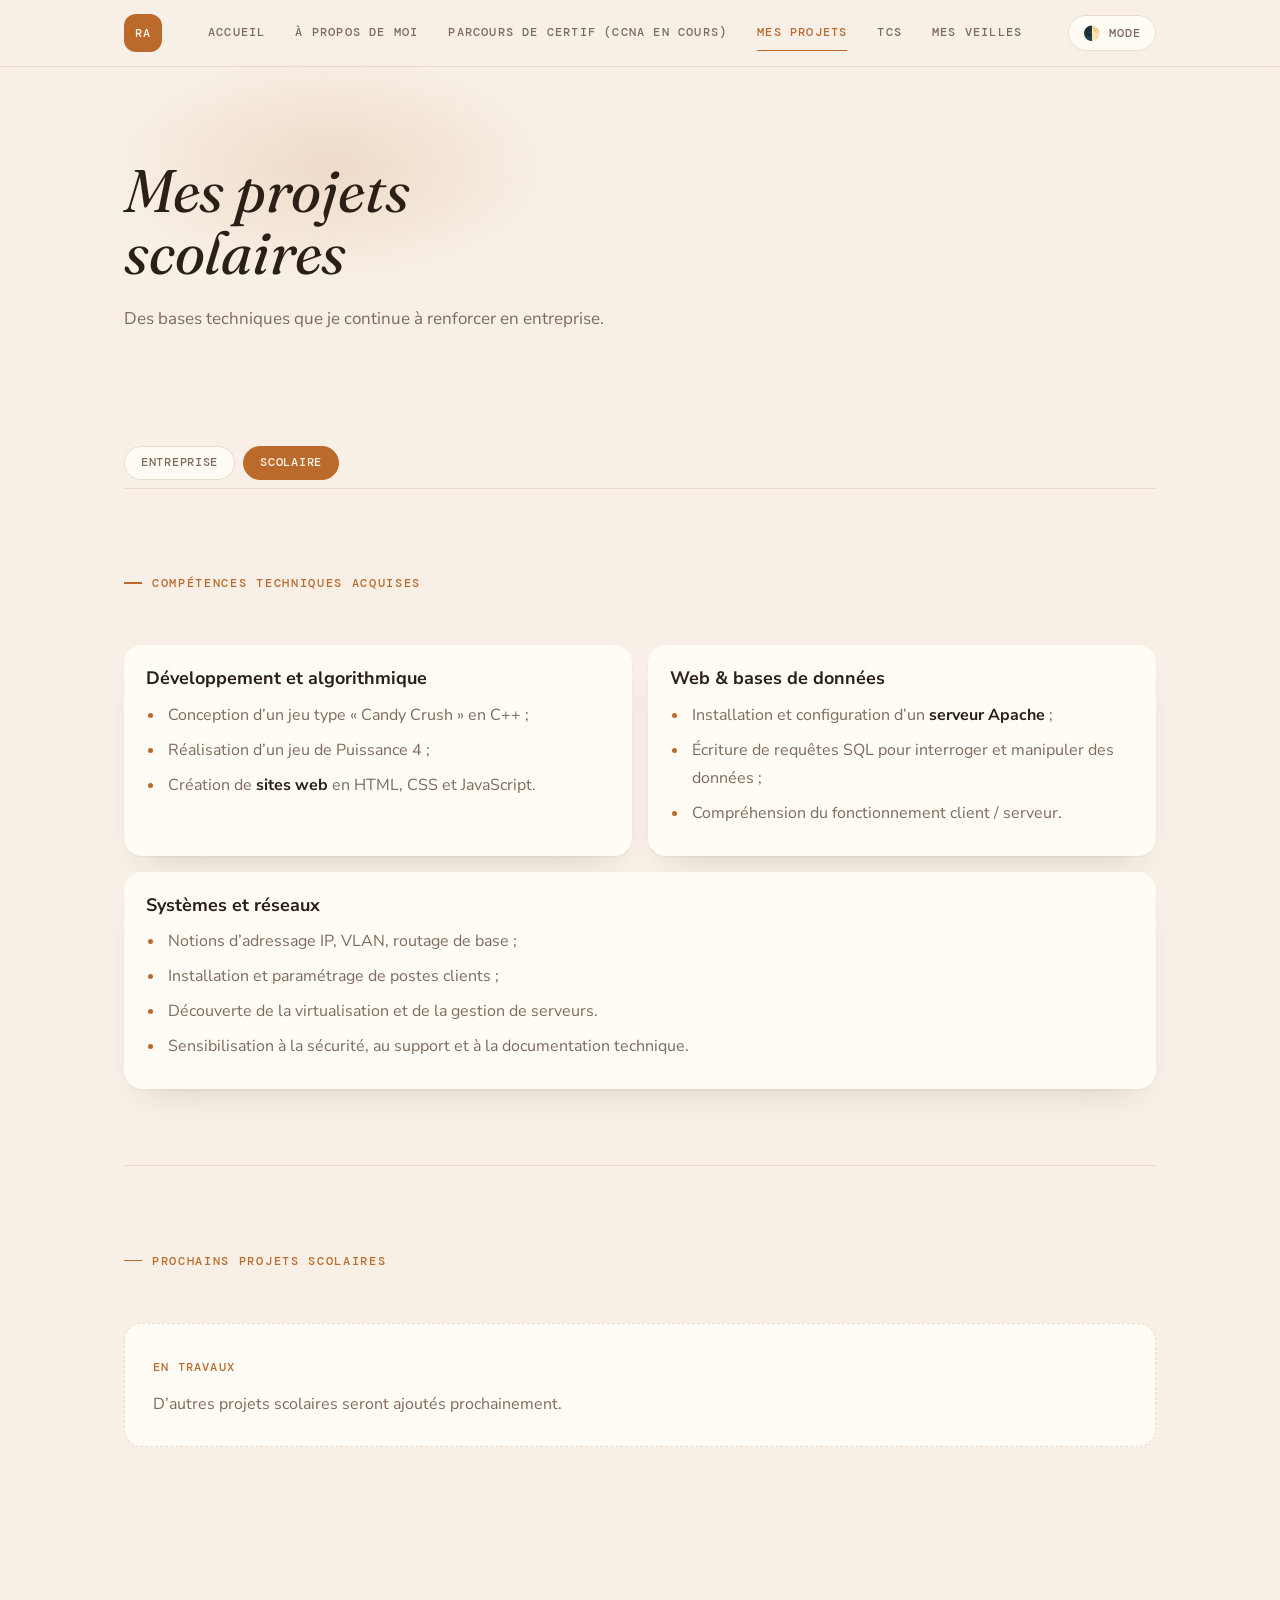
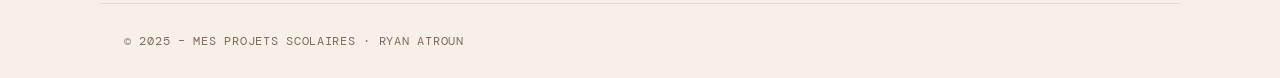
<file: projets-scolaire.html>
<!DOCTYPE html>
<html lang="fr">
<head>
  <meta charset="UTF-8">
  <title>Mes projets – Scolaire · Portfolio Ryan ATROUN</title>
  <meta name="viewport" content="width=device-width, initial-scale=1">
  <link rel="stylesheet" href="assets/style.css">
</head>
<body>
  <header class="site-header">
    <div class="logo" aria-label="Logo Ryan">RA</div>
    <nav class="main-nav" aria-label="Navigation principale">
      <a href="index.html">Accueil</a>
      <a href="apropos.html">À propos de moi</a>
      <a href="parcours.html">Parcours de certif (CCNA en cours)</a>
      <a href="projets-entreprise.html" class="active">Mes projets</a>
      <a href="tcs.html">TCS</a>
      <a href="veille.html">Mes veilles</a>
    </nav>
    <button id="theme-toggle" type="button" aria-label="Basculer le thème">
      <span class="icon">🌓</span>
      <span>Mode</span>
    </button>
  </header>

  <main class="page">
    <section class="hero">
      <div class="hero-text">
        <h1>Mes projets scolaires</h1>
        <p class="lead">
          Des bases techniques que je continue à renforcer en entreprise.
        </p>
      </div>
    </section>

    <nav class="subnav" aria-label="Sous-navigation projets">
      <a href="projets-entreprise.html">Entreprise</a>
      <a href="projets-scolaire.html" class="active">Scolaire</a>
    </nav>

    <section aria-labelledby="competences">
      <h2 id="competences">Compétences techniques acquises</h2>
      <div class="card-grid">
        <article class="card">
          <h3>Développement et algorithmique</h3>
          <ul>
            <li>Conception d&rsquo;un jeu type «&nbsp;Candy Crush&nbsp;» en C++ ;</li>
            <li>Réalisation d&rsquo;un jeu de Puissance 4 ;</li>
            <li>Création de <strong>sites web</strong> en HTML, CSS et JavaScript.</li>
          </ul>
        </article>
        <article class="card">
          <h3>Web &amp; bases de données</h3>
          <ul>
            <li>Installation et configuration d&rsquo;un <strong>serveur Apache</strong> ;</li>
            <li>Écriture de requêtes SQL pour interroger et manipuler des données ;</li>
            <li>Compréhension du fonctionnement client / serveur.</li>
          </ul>
        </article>
        <article class="card">
          <h3>Systèmes et réseaux</h3>
          <ul>
            <li>Notions d&rsquo;adressage IP, VLAN, routage de base ;</li>
            <li>Installation et paramétrage de postes clients ;</li>
            <li>Découverte de la virtualisation et de la gestion de serveurs.</li>
            <li>Sensibilisation à la sécurité, au support et à la documentation technique.</li>
          </ul>
        </article>
      </div>
    </section>

    <section aria-labelledby="a-venir">
      <h2 id="a-venir">Prochains projets scolaires</h2>
      <div class="wip-card">
        <strong>En travaux</strong>
        <p>D&rsquo;autres projets scolaires seront ajoutés prochainement.</p>
      </div>
    </section>
  </main>

  <footer class="site-footer">
    © 2025 – Mes projets scolaires · Ryan ATROUN
  </footer>

  <script src="assets/script.js"></script>
</body>
</html>
</file>
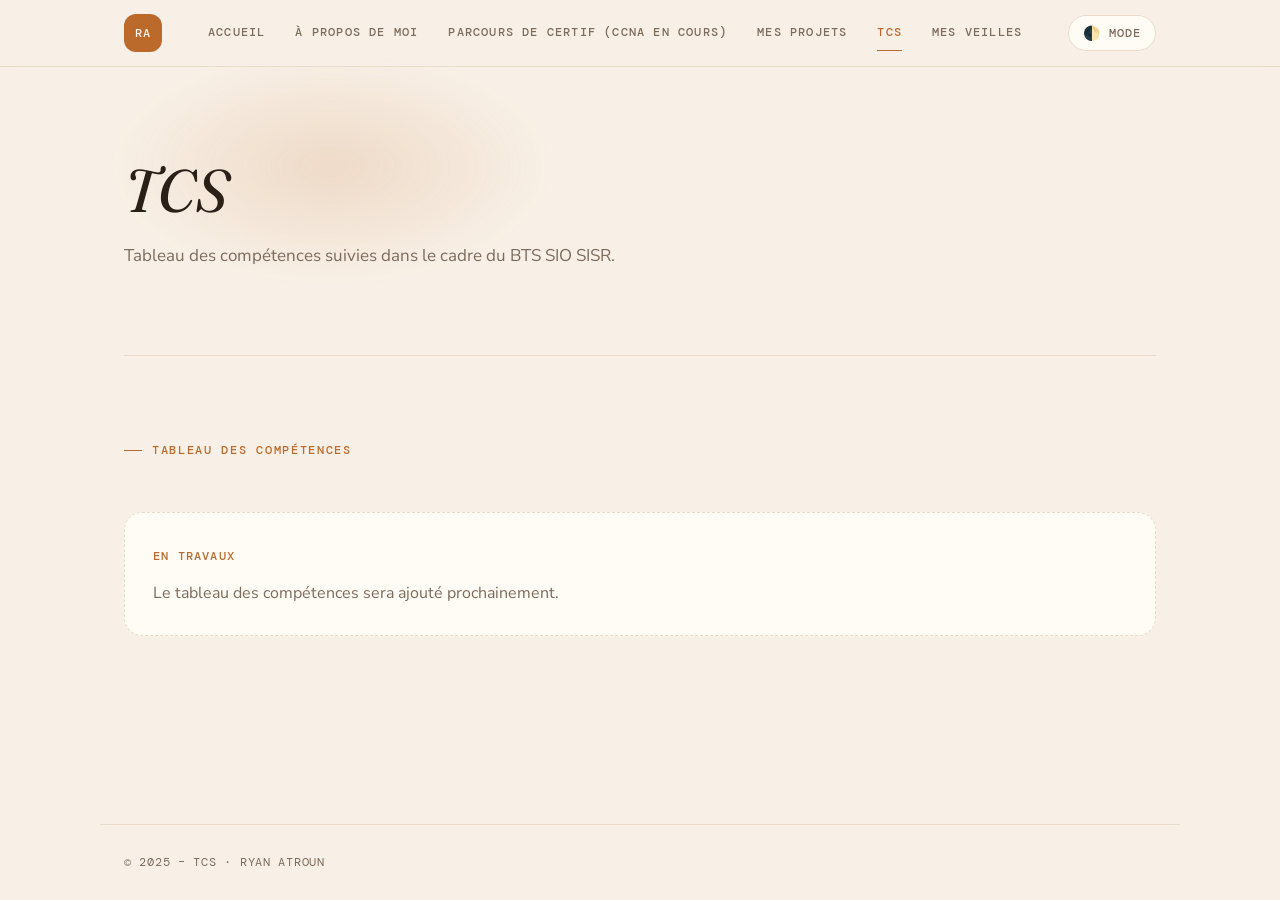
<file: tcs.html>
<!DOCTYPE html>
<html lang="fr">
<head>
  <meta charset="UTF-8">
  <title>TCS – Portfolio Ryan ATROUN</title>
  <meta name="viewport" content="width=device-width, initial-scale=1">
  <link rel="stylesheet" href="assets/style.css">
</head>
<body>
  <header class="site-header">
    <div class="logo" aria-label="Logo Ryan">RA</div>
    <nav class="main-nav" aria-label="Navigation principale">
      <a href="index.html">Accueil</a>
      <a href="apropos.html">À propos de moi</a>
      <a href="parcours.html">Parcours de certif (CCNA en cours)</a>
      <a href="projets-entreprise.html">Mes projets</a>
      <a href="tcs.html" class="active">TCS</a>
      <a href="veille.html">Mes veilles</a>
    </nav>
    <button id="theme-toggle" type="button" aria-label="Basculer le thème">
      <span class="icon">🌓</span>
      <span>Mode</span>
    </button>
  </header>

  <main class="page">
    <section class="hero">
      <div class="hero-text">
        <h1>TCS</h1>
        <p class="lead">
          Tableau des compétences suivies dans le cadre du BTS SIO SISR.
        </p>
      </div>
    </section>

    <section aria-labelledby="tcs-tableau">
      <h2 id="tcs-tableau">Tableau des compétences</h2>
      <div class="wip-card">
        <strong>En travaux</strong>
        <p>Le tableau des compétences sera ajouté prochainement.</p>
      </div>
    </section>
  </main>

  <footer class="site-footer">
    © 2025 – TCS · Ryan ATROUN
  </footer>

  <script src="assets/script.js"></script>
</body>
</html>
</file>
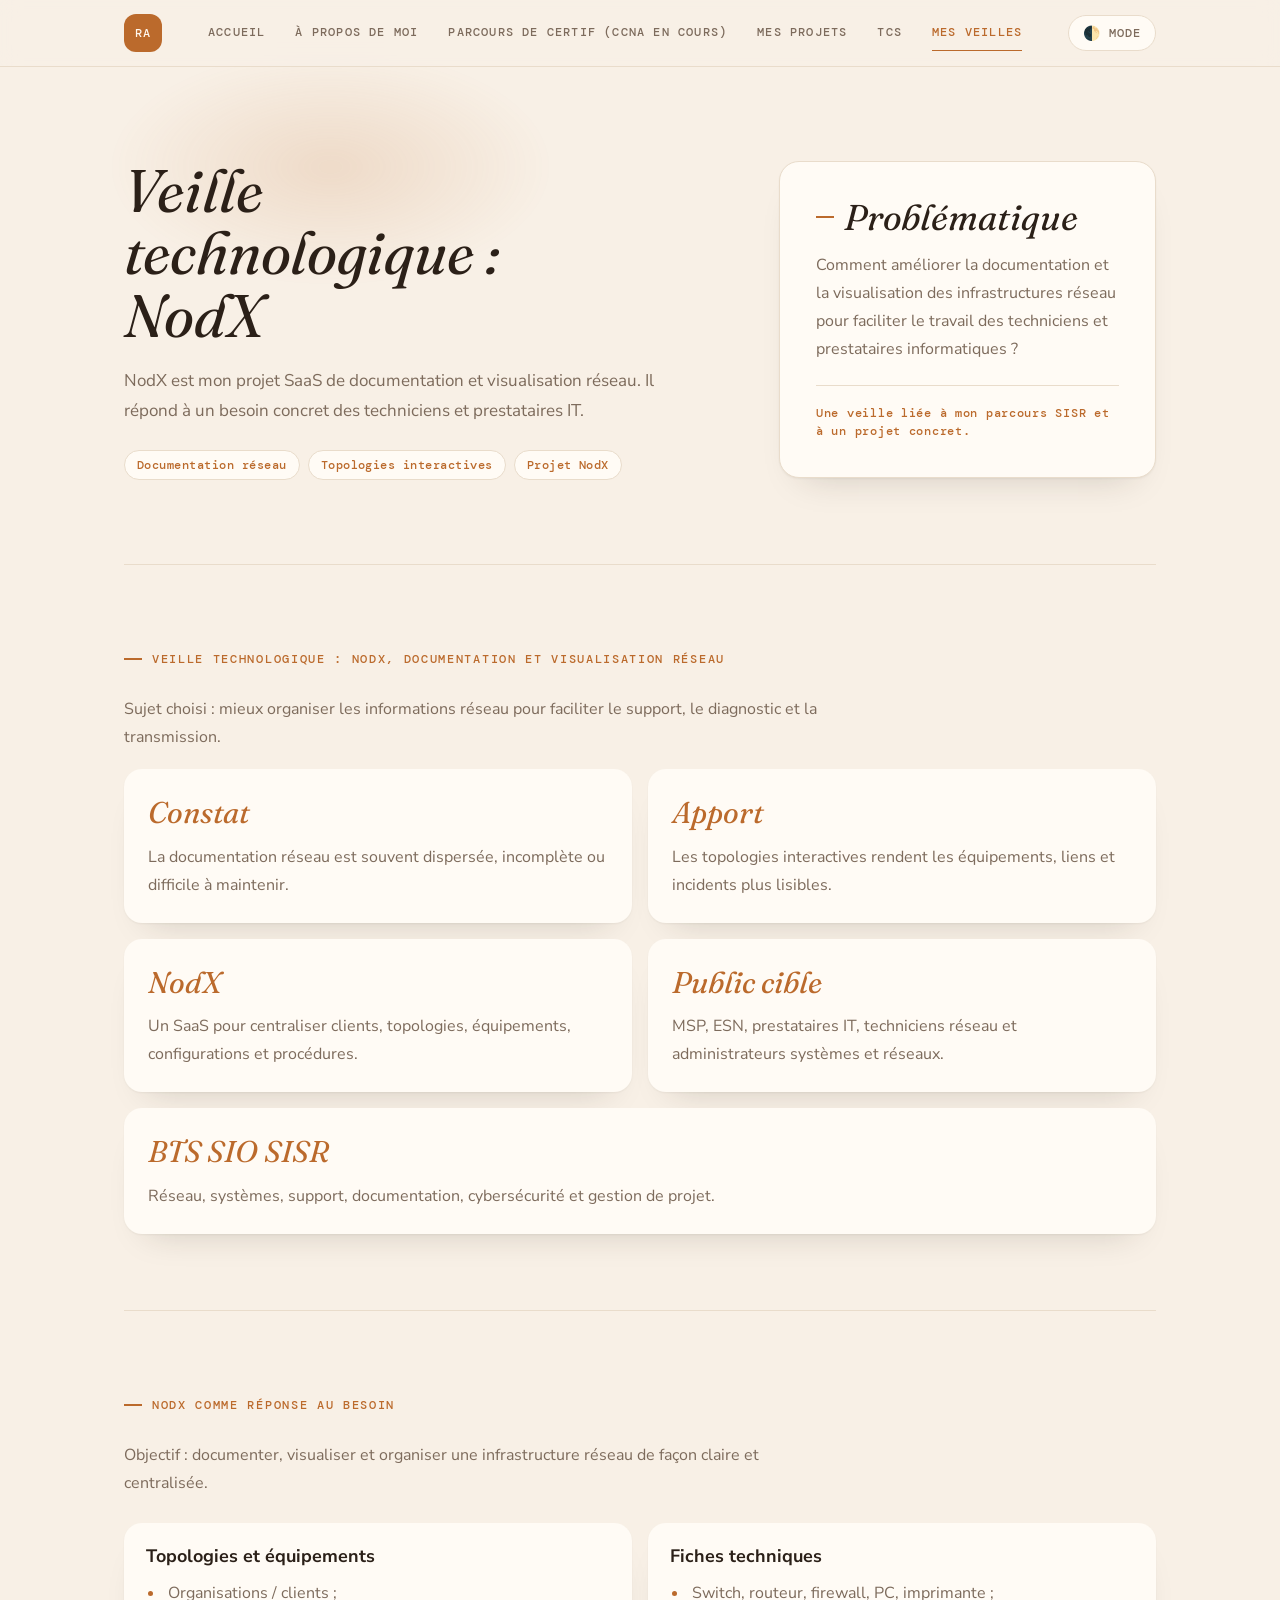
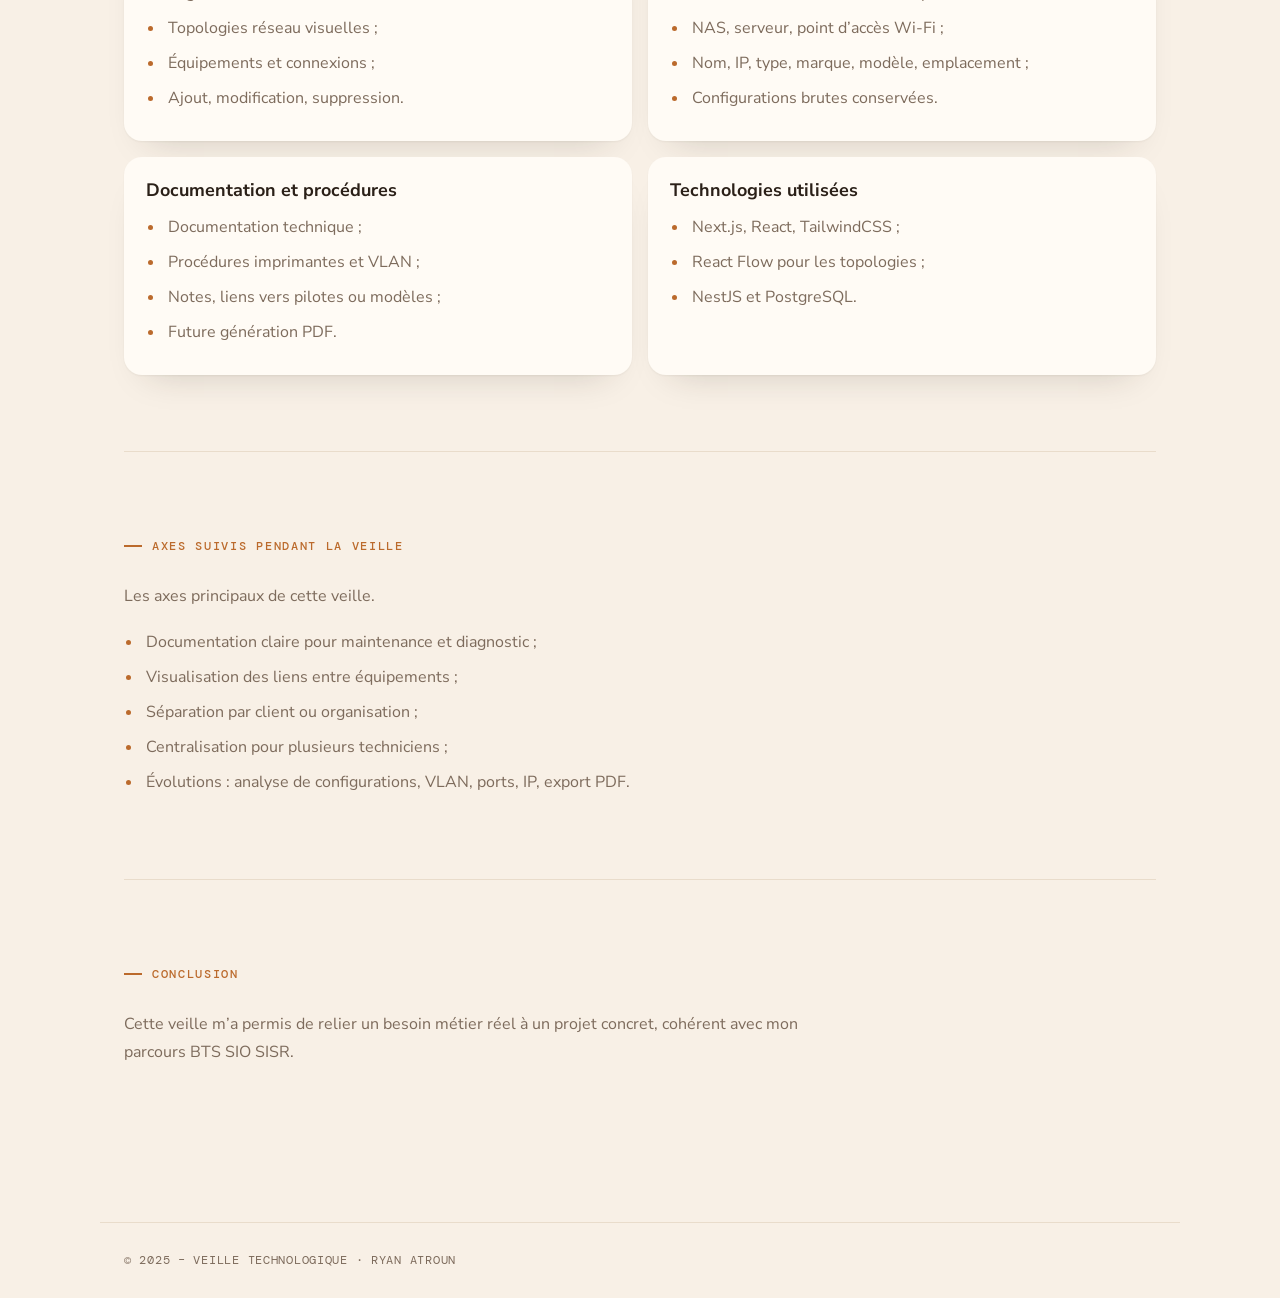
<file: veille.html>
<!DOCTYPE html>
<html lang="fr">
<head>
  <meta charset="UTF-8">
  <title>Veille technologique – Portfolio Ryan ATROUN</title>
  <meta name="viewport" content="width=device-width, initial-scale=1">
  <link rel="stylesheet" href="assets/style.css">
</head>
<body>
  <header class="site-header">
    <div class="logo">RA</div>
    <nav class="main-nav" aria-label="Navigation principale">
      <a href="index.html">Accueil</a>
      <a href="apropos.html">À propos de moi</a>
      <a href="parcours.html">Parcours de certif (CCNA en cours)</a>
      <a href="projets-entreprise.html">Mes projets</a>
      <a href="tcs.html">TCS</a>
      <a href="veille.html" class="active">Mes veilles</a>
    </nav>
    <button id="theme-toggle" type="button" aria-label="Basculer le thème">
      <span class="icon">🌓</span>
      <span>Mode</span>
    </button>
  </header>

  <main class="page">
    <section class="hero">
      <div class="hero-text">
        <h1>Veille technologique&nbsp;: NodX</h1>
        <p class="lead">
          NodX est mon projet SaaS de documentation et visualisation réseau.
          Il répond à un besoin concret des techniciens et prestataires IT.
        </p>
        <div class="hero-meta">
          <span class="hero-tag">Documentation réseau</span>
          <span class="hero-tag">Topologies interactives</span>
          <span class="hero-tag">Projet NodX</span>
        </div>
      </div>
      <div class="hero-card">
        <h2>Problématique</h2>
        <p>
          Comment améliorer la documentation et la visualisation des infrastructures réseau
          pour faciliter le travail des techniciens et prestataires informatiques&nbsp;?
        </p>
        <small>Une veille liée à mon parcours SISR et à un projet concret.</small>
      </div>
    </section>

    <section aria-labelledby="veille-technologique">
      <h2 id="veille-technologique">Veille technologique&nbsp;: NodX, documentation et visualisation réseau</h2>
      <p>
        Sujet choisi&nbsp;: mieux organiser les informations réseau pour faciliter
        le support, le diagnostic et la transmission.
      </p>
      <div class="veille-layout">
        <article class="veille-card">
          <h3>Constat</h3>
          <p>
            La documentation réseau est souvent dispersée, incomplète ou difficile à maintenir.
          </p>
        </article>

        <article class="veille-card">
          <h3>Apport</h3>
          <p>
            Les topologies interactives rendent les équipements, liens et incidents plus lisibles.
          </p>
        </article>

        <article class="veille-card">
          <h3>NodX</h3>
          <p>
            Un SaaS pour centraliser clients, topologies, équipements,
            configurations et procédures.
          </p>
        </article>

        <article class="veille-card">
          <h3>Public cible</h3>
          <p>
            MSP, ESN, prestataires IT, techniciens réseau et administrateurs systèmes et réseaux.
          </p>
        </article>

        <article class="veille-card">
          <h3>BTS SIO SISR</h3>
          <p>
            Réseau, systèmes, support, documentation, cybersécurité et gestion de projet.
          </p>
        </article>
      </div>
    </section>

    <section aria-labelledby="nodx-besoin">
      <h2 id="nodx-besoin">NodX comme réponse au besoin</h2>
      <p>
        Objectif&nbsp;: documenter, visualiser et organiser une infrastructure réseau
        de façon claire et centralisée.
      </p>
      <div class="card-grid">
        <article class="card">
          <h3>Topologies et équipements</h3>
          <ul>
            <li>Organisations / clients ;</li>
            <li>Topologies réseau visuelles ;</li>
            <li>Équipements et connexions ;</li>
            <li>Ajout, modification, suppression.</li>
          </ul>
        </article>
        <article class="card">
          <h3>Fiches techniques</h3>
          <ul>
            <li>Switch, routeur, firewall, PC, imprimante ;</li>
            <li>NAS, serveur, point d&rsquo;accès Wi-Fi ;</li>
            <li>Nom, IP, type, marque, modèle, emplacement ;</li>
            <li>Configurations brutes conservées.</li>
          </ul>
        </article>
        <article class="card">
          <h3>Documentation et procédures</h3>
          <ul>
            <li>Documentation technique ;</li>
            <li>Procédures imprimantes et VLAN ;</li>
            <li>Notes, liens vers pilotes ou modèles ;</li>
            <li>Future génération PDF.</li>
          </ul>
        </article>
        <article class="card">
          <h3>Technologies utilisées</h3>
          <ul>
            <li>Next.js, React, TailwindCSS ;</li>
            <li>React Flow pour les topologies ;</li>
            <li>NestJS et PostgreSQL.</li>
          </ul>
        </article>
      </div>
    </section>

    <section aria-labelledby="axes-veille">
      <h2 id="axes-veille">Axes suivis pendant la veille</h2>
      <p>
        Les axes principaux de cette veille.
      </p>
      <ul>
        <li>Documentation claire pour maintenance et diagnostic ;</li>
        <li>Visualisation des liens entre équipements ;</li>
        <li>Séparation par client ou organisation ;</li>
        <li>Centralisation pour plusieurs techniciens ;</li>
        <li>Évolutions&nbsp;: analyse de configurations, VLAN, ports, IP, export PDF.</li>
      </ul>
    </section>

    <section aria-labelledby="conclusion-veille">
      <h2 id="conclusion-veille">Conclusion</h2>
      <p>
        Cette veille m&rsquo;a permis de relier un besoin métier réel à un projet concret,
        cohérent avec mon parcours BTS SIO SISR.
      </p>
    </section>
  </main>

  <footer class="site-footer">
    © 2025 – Veille technologique · Ryan ATROUN
  </footer>

  <script src="assets/script.js"></script>
</body>
</html>
</file>
<file: assets/style.css>
/*
  Palette anthracite chaude : sombre par défaut, jamais froide.
  Fraunces (serif douce, optical sizing) pour les titres, en italique fine.
  Nunito Sans porte le texte courant avec des formes rondes et lisibles.
  DM Mono signe les petits détails (nav, labels, dates) pour un contraste net.
  Cartes aux coins arrondis, ombres douces plutôt que bordures dures.
*/
@import url("https://fonts.googleapis.com/css2?family=Fraunces:ital,opsz,wght@0,9..144,300;0,9..144,500;1,9..144,400;1,9..144,500&family=Nunito+Sans:opsz,wght@6..12,400;6..12,600;6..12,700&family=DM+Mono:wght@400;500&display=swap");

:root {
  --col-bg: #f8f0e6;
  --col-surface: #fffbf5;
  --col-surface-raised: #ffffff;
  --col-ink: #2b2018;
  --col-muted: #7d6b5c;
  --col-accent: #bb6a2c;
  --col-accent-ink: #fff7ee;
  --col-line: #e9dccb;
  --shadow-soft: 0 1px 2px rgba(43, 32, 20, 0.05), 0 20px 36px -24px rgba(43, 32, 20, 0.22);
  --shadow-lift: 0 1px 2px rgba(43, 32, 20, 0.07), 0 24px 40px -20px rgba(187, 106, 44, 0.22);
  --font-display: "Fraunces", serif;
  --font-body: "Nunito Sans", sans-serif;
  --font-code: "DM Mono", monospace;
}

body.dark {
  --col-bg: #1b1815;
  --col-surface: #241f1a;
  --col-surface-raised: #2b2521;
  --col-ink: #f4ece2;
  --col-muted: #b6a89b;
  --col-accent: #e39a5c;
  --col-accent-ink: #2a1a0d;
  --col-line: #392f27;
  --shadow-soft: 0 1px 2px rgba(0, 0, 0, 0.35), 0 18px 36px -22px rgba(0, 0, 0, 0.65);
  --shadow-lift: 0 1px 2px rgba(0, 0, 0, 0.4), 0 24px 44px -20px rgba(227, 154, 92, 0.28);
}

*,
*::before,
*::after {
  box-sizing: border-box;
}

html {
  scroll-behavior: smooth;
}

body {
  margin: 0;
  min-height: 100vh;
  display: flex;
  flex-direction: column;
  background: var(--col-bg);
  color: var(--col-ink);
  font-family: var(--font-body);
  font-size: 16px;
  line-height: 1.75;
  text-rendering: optimizeLegibility;
  transition: background 200ms ease, color 200ms ease;
}

::selection {
  background: var(--col-accent);
  color: var(--col-accent-ink);
}

a {
  color: var(--col-accent);
  text-decoration-color: currentColor;
  text-decoration-thickness: 1px;
  text-underline-offset: 0.22em;
}

a:hover {
  text-decoration-thickness: 1.5px;
}

a:focus-visible,
button:focus-visible {
  outline: 2px solid var(--col-accent);
  outline-offset: 3px;
}

button {
  font: inherit;
}

strong {
  color: var(--col-ink);
  font-weight: 700;
}

main {
  flex: 1;
}

.page {
  width: min(100%, 1080px);
  margin: 0 auto;
  padding: 0 24px 80px;
}

header.site-header {
  position: sticky;
  top: 0;
  z-index: 50;
  display: grid;
  grid-template-columns: auto minmax(0, 1fr) auto;
  align-items: center;
  gap: 18px 32px;
  width: 100%;
  padding: 14px max(24px, calc((100vw - 1080px) / 2 + 24px));
  background: color-mix(in srgb, var(--col-bg) 88%, transparent);
  backdrop-filter: blur(10px);
  border-bottom: 1px solid var(--col-line);
}

.logo {
  display: inline-flex;
  align-items: center;
  justify-content: center;
  width: 38px;
  height: 38px;
  color: var(--col-accent-ink);
  border-radius: 12px;
  background: var(--col-accent);
  font-family: var(--font-code);
  font-size: 12px;
  font-weight: 500;
  letter-spacing: 0.06em;
  line-height: 1;
}

nav.main-nav {
  display: flex;
  flex-wrap: nowrap;
  justify-content: center;
  gap: clamp(16px, 2.5vw, 30px);
  overflow-x: auto;
  white-space: nowrap;
  scrollbar-width: none;
}

nav.main-nav::-webkit-scrollbar {
  display: none;
}

nav.main-nav a {
  position: relative;
  display: inline-flex;
  flex: 0 0 auto;
  align-items: center;
  min-height: 36px;
  padding: 0;
  color: var(--col-muted);
  border-bottom: 1.5px solid transparent;
  font-family: var(--font-code);
  font-size: 12px;
  font-weight: 500;
  letter-spacing: 0.1em;
  line-height: 1.2;
  text-decoration: none;
  text-transform: uppercase;
  transition: color 200ms ease, border-color 200ms ease;
}

nav.main-nav a::after {
  content: "";
  position: absolute;
  right: 0;
  bottom: -1.5px;
  left: 0;
  height: 1.5px;
  background: var(--col-accent);
  transform: scaleX(0);
  transform-origin: left;
  transition: transform 200ms ease;
}

nav.main-nav a:hover,
nav.main-nav a.active,
nav.main-nav a.is-active {
  color: var(--col-accent);
  border-bottom-color: transparent;
}

nav.main-nav a:hover::after,
nav.main-nav a.active::after,
nav.main-nav a.is-active::after {
  transform: scaleX(1);
}

button#theme-toggle {
  display: inline-flex;
  align-items: center;
  justify-content: center;
  gap: 8px;
  min-height: 36px;
  padding: 7px 14px;
  color: var(--col-muted);
  border: 1px solid var(--col-line);
  border-radius: 999px;
  background: var(--col-surface);
  cursor: pointer;
  font-family: var(--font-code);
  font-size: 12px;
  font-weight: 500;
  letter-spacing: 0.08em;
  line-height: 1;
  text-transform: uppercase;
  transition: border-color 150ms ease, color 150ms ease, transform 150ms ease, background 150ms ease;
}

button#theme-toggle span.icon {
  font-size: 14px;
  line-height: 1;
}

button#theme-toggle:hover {
  color: var(--col-accent);
  border-color: var(--col-accent);
  background: var(--col-surface-raised);
  transform: translateY(-2px);
}

.subnav {
  display: flex;
  flex-wrap: wrap;
  gap: 8px;
  margin: 0 0 8px;
  padding-top: 28px;
}

.subnav a {
  display: inline-flex;
  align-items: center;
  min-height: 34px;
  padding: 6px 16px;
  color: var(--col-muted);
  border: 1px solid var(--col-line);
  border-radius: 999px;
  background: var(--col-surface);
  font-family: var(--font-code);
  font-size: 12px;
  font-weight: 500;
  letter-spacing: 0.06em;
  line-height: 1.2;
  text-decoration: none;
  text-transform: uppercase;
  transition: color 150ms ease, border-color 150ms ease, background 150ms ease;
}

.subnav a:hover {
  color: var(--col-accent);
  border-color: var(--col-accent);
}

.subnav a.active {
  color: var(--col-accent-ink);
  border-color: var(--col-accent);
  background: var(--col-accent);
}

.wip-card {
  margin-top: 26px;
  padding: 28px;
  border: 1px dashed var(--col-line);
  border-radius: 18px;
  background: var(--col-surface);
  color: var(--col-muted);
}

.wip-card strong {
  color: var(--col-accent);
  font-family: var(--font-code);
  font-size: 12px;
  font-weight: 500;
  letter-spacing: 0.1em;
  text-transform: uppercase;
}

.wip-card p {
  margin: 10px 0 0;
}

.hero,
section {
  scroll-margin-top: 76px;
}

.hero {
  position: relative;
  display: grid;
  grid-template-columns: minmax(0, 1.08fr) minmax(280px, 0.72fr);
  gap: clamp(40px, 7vw, 96px);
  align-items: center;
  padding: 92px 0 84px;
}

.hero::before {
  content: "";
  position: absolute;
  top: -60px;
  left: -10%;
  width: 60%;
  height: 320px;
  background: radial-gradient(closest-side, var(--col-accent), transparent 72%);
  opacity: 0.16;
  filter: blur(10px);
  pointer-events: none;
  z-index: -1;
}

.hero:has(> .hero-text:only-child) {
  grid-template-columns: minmax(0, 1fr);
}

.hero-text {
  position: relative;
  max-width: 640px;
}

.hero-text h1 {
  max-width: 13ch;
  margin: 0 0 20px;
  color: var(--col-ink);
  font-family: var(--font-display);
  font-size: clamp(38px, 5.6vw, 60px);
  font-style: italic;
  font-weight: 400;
  letter-spacing: 0;
  line-height: 1.04;
}

.hero-text p.lead {
  max-width: 55ch;
  margin: 0;
  color: var(--col-muted);
  font-family: var(--font-body);
  font-size: 17px;
  line-height: 1.75;
}

.hero-meta {
  display: flex;
  flex-wrap: wrap;
  gap: 8px;
  margin-top: 24px;
}

.hero-tag,
.badge {
  display: inline-flex;
  align-items: center;
  gap: 8px;
  min-height: 30px;
  padding: 5px 12px;
  color: var(--col-accent);
  border: 1px solid var(--col-line);
  border-radius: 999px;
  background: var(--col-surface);
  font-family: var(--font-code);
  font-size: 12px;
  font-weight: 500;
  letter-spacing: 0.04em;
  line-height: 1.35;
}

.hero-card {
  min-width: 0;
  padding: clamp(24px, 3vw, 36px);
  color: var(--col-ink);
  border: 1px solid var(--col-line);
  border-radius: 20px;
  background: var(--col-surface);
  box-shadow: var(--shadow-soft);
  transition: box-shadow 200ms ease, transform 200ms ease;
}

.hero-card:hover {
  box-shadow: var(--shadow-lift);
  transform: translateY(-3px);
}

.hero-card h2 {
  margin: 0 0 14px;
  color: var(--col-ink);
  font-family: var(--font-display);
  font-size: clamp(26px, 2.8vw, 36px);
  font-style: italic;
  font-weight: 400;
  letter-spacing: 0;
  line-height: 1.08;
  text-transform: none;
}

.hero-card p {
  margin: 0 0 14px;
  color: var(--col-muted);
}

.hero-card small {
  display: block;
  margin-top: 22px;
  padding-top: 18px;
  border-top: 1px solid var(--col-line);
  color: var(--col-accent);
  font-family: var(--font-code);
  font-size: 12px;
  font-weight: 500;
  letter-spacing: 0.06em;
  line-height: 1.55;
}

.hero-image {
  display: block;
  width: 100%;
  border-radius: 16px;
  box-shadow: var(--shadow-soft);
}

.image-grid {
  display: grid;
  grid-template-columns: repeat(2, minmax(0, 1fr));
  gap: 16px;
  margin-top: 26px;
}

.media-card {
  min-width: 0;
  margin: 0;
  padding: 18px;
  border-radius: 16px;
  background: var(--col-surface);
  box-shadow: var(--shadow-soft);
}

.media-card img,
.tool-logo,
.screenshot-preview {
  display: block;
  max-width: 100%;
  height: auto;
  border-radius: 10px;
}

.tool-logo {
  max-height: 96px;
  margin-inline: auto;
  object-fit: contain;
}

.screenshot-preview {
  width: 100%;
  background: #fff;
}

.screenshot-grid {
  grid-template-columns: minmax(0, 1fr);
}

.screenshot-grid .media-card {
  padding: 10px;
}

section {
  position: relative;
  padding: 76px 0;
  border-top: 1px solid var(--col-line);
}

section:first-of-type {
  border-top: none;
}

section > :last-child,
.card > :last-child,
.veille-card > :last-child,
.timeline-item > :last-child {
  margin-bottom: 0;
}

section h2 {
  display: inline-flex;
  align-items: center;
  gap: 10px;
  margin: 0 0 28px;
  color: var(--col-accent);
  font-family: var(--font-code);
  font-size: 12px;
  font-weight: 500;
  letter-spacing: 0.14em;
  line-height: 1.35;
  text-transform: uppercase;
}

section h2::before {
  content: "";
  width: 18px;
  height: 1.5px;
  background: var(--col-accent);
}

section p {
  max-width: 70ch;
  margin: 0 0 18px;
  color: var(--col-muted);
  font-family: var(--font-body);
  font-size: 16px;
  line-height: 1.75;
}

.card-grid {
  display: grid;
  grid-template-columns: repeat(2, minmax(0, 1fr));
  gap: 16px;
  margin-top: 26px;
}

.card {
  grid-column: auto;
  min-width: 0;
  padding: 22px;
  border-radius: 18px;
  background: var(--col-surface);
  box-shadow: var(--shadow-soft);
  transition: box-shadow 200ms ease, transform 200ms ease;
}

.card-grid > .card:only-child,
.card-grid > .card:last-child:nth-child(odd) {
  grid-column: 1 / -1;
}

.card:hover {
  box-shadow: var(--shadow-lift);
  transform: translateY(-3px);
}

.card h3,
.veille-card h3,
.timeline-item h3 {
  margin: 0 0 10px;
  color: var(--col-ink);
  font-family: var(--font-body);
  font-size: 18px;
  font-weight: 700;
  letter-spacing: 0;
  line-height: 1.32;
}

.badge-dot {
  width: 6px;
  height: 6px;
  border-radius: 999px;
  background: currentColor;
}

ul,
ol {
  max-width: 72ch;
  margin: 10px 0 0;
  padding-left: 19px;
  color: var(--col-muted);
}

li {
  margin-bottom: 7px;
  padding-left: 3px;
}

li::marker {
  color: var(--col-accent);
}

.timeline {
  margin-top: 28px;
  padding-left: 28px;
  border-left: 1px solid var(--col-line);
}

.timeline-item {
  position: relative;
  max-width: 74ch;
  margin-bottom: 26px;
  padding-bottom: 18px;
}

.timeline-item::before {
  content: "";
  position: absolute;
  top: 6px;
  left: -33px;
  width: 10px;
  height: 10px;
  border-radius: 50%;
  background: var(--col-accent);
  box-shadow: 0 0 0 4px color-mix(in srgb, var(--col-accent) 22%, transparent);
}

.timeline-item span.year {
  display: inline-block;
  margin-bottom: 8px;
  color: var(--col-muted);
  font-family: var(--font-code);
  font-size: 12px;
  font-weight: 500;
  letter-spacing: 0.08em;
  line-height: 1.45;
  text-transform: uppercase;
}

.veille-layout {
  display: grid;
  grid-template-columns: repeat(2, minmax(0, 1fr));
  gap: 16px;
}

.veille-card {
  grid-column: auto;
  min-width: 0;
  padding: 24px;
  border-radius: 18px;
  background: var(--col-surface);
  box-shadow: var(--shadow-soft);
  transition: box-shadow 200ms ease, transform 200ms ease;
}

.veille-card:nth-child(5) {
  grid-column: 1 / -1;
}

.veille-card:hover {
  box-shadow: var(--shadow-lift);
  transform: translateY(-3px);
}

.veille-card h3 {
  color: var(--col-accent);
  font-family: var(--font-display);
  font-size: 30px;
  font-style: italic;
  font-weight: 400;
}

footer.site-footer {
  width: min(100%, 1080px);
  margin: 0 auto;
  padding: 28px 24px;
  border-top: 1px solid var(--col-line);
  color: var(--col-muted);
  font-family: var(--font-code);
  font-size: 12px;
  font-weight: 400;
  letter-spacing: 0.06em;
  line-height: 1.55;
  text-align: left;
  text-transform: uppercase;
}

@media (max-width: 860px) {
  header.site-header {
    grid-template-columns: auto auto;
    gap: 10px 16px;
    padding-inline: 24px;
  }

  nav.main-nav {
    grid-column: 1 / -1;
    justify-content: flex-start;
    gap: 14px;
    order: 3;
    margin-inline: -4px;
    padding-inline: 4px;
  }

  button#theme-toggle {
    justify-self: end;
  }

  .hero {
    grid-template-columns: minmax(0, 1fr);
    padding: 56px 0 48px;
  }

  .hero::before {
    width: 90%;
    height: 200px;
  }

  .card:nth-child(n),
  .veille-card:nth-child(n) {
    grid-column: 1 / -1;
  }

  .image-grid {
    grid-template-columns: minmax(0, 1fr);
  }
}

@media (max-width: 560px) {
  .page {
    padding: 0 16px 56px;
  }

  header.site-header {
    padding-inline: 16px;
  }

  .logo {
    width: 34px;
    height: 34px;
  }

  nav.main-nav a {
    font-size: 10.5px;
  }

  button#theme-toggle,
  .hero-tag,
  .badge,
  .timeline-item span.year,
  footer.site-footer {
    font-size: 11px;
  }

  .hero {
    padding: 48px 0;
  }

  section {
    padding: 48px 0;
  }

  .card,
  .veille-card,
  .hero-card {
    padding: 18px;
  }

  .veille-card h3 {
    font-size: 28px;
  }
}

@media (prefers-reduced-motion: reduce) {
  *,
  *::before,
  *::after {
    scroll-behavior: auto !important;
    transition-duration: 0ms !important;
    animation-duration: 0ms !important;
  }
}
</file>
